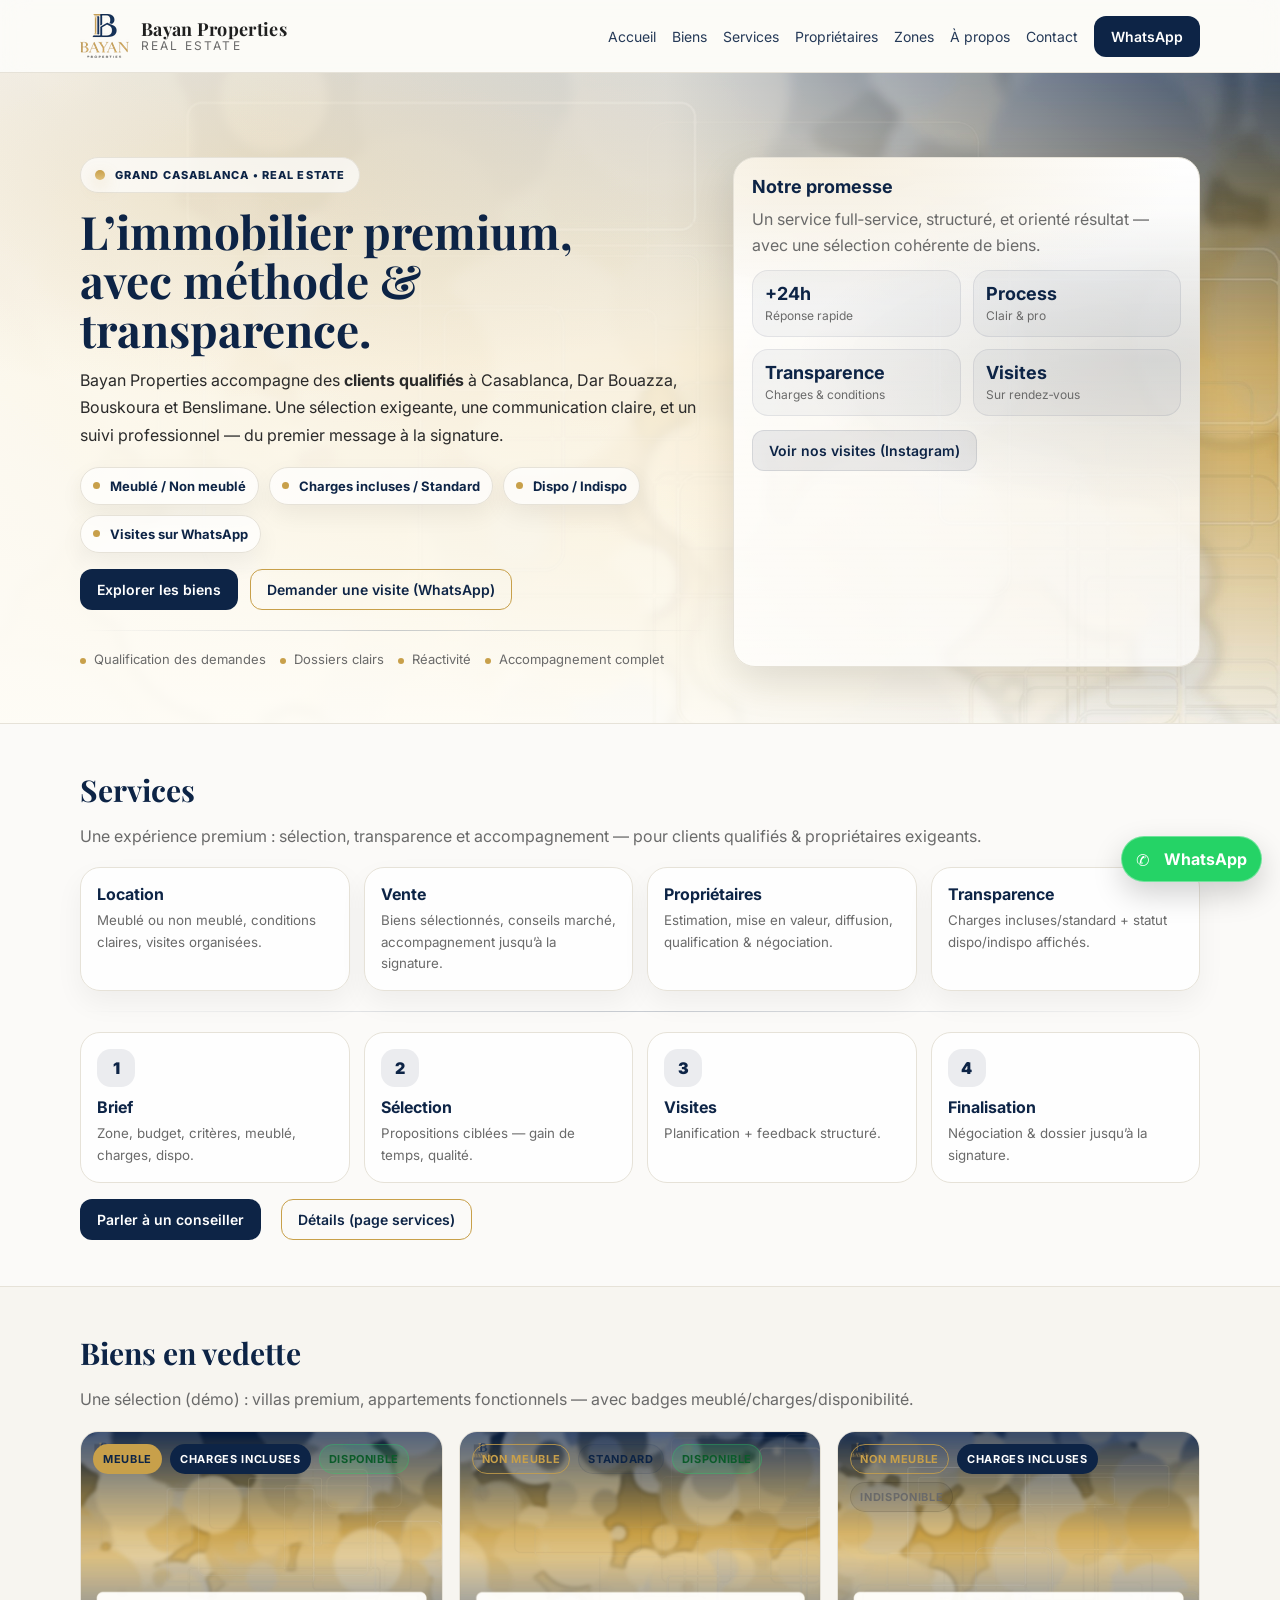
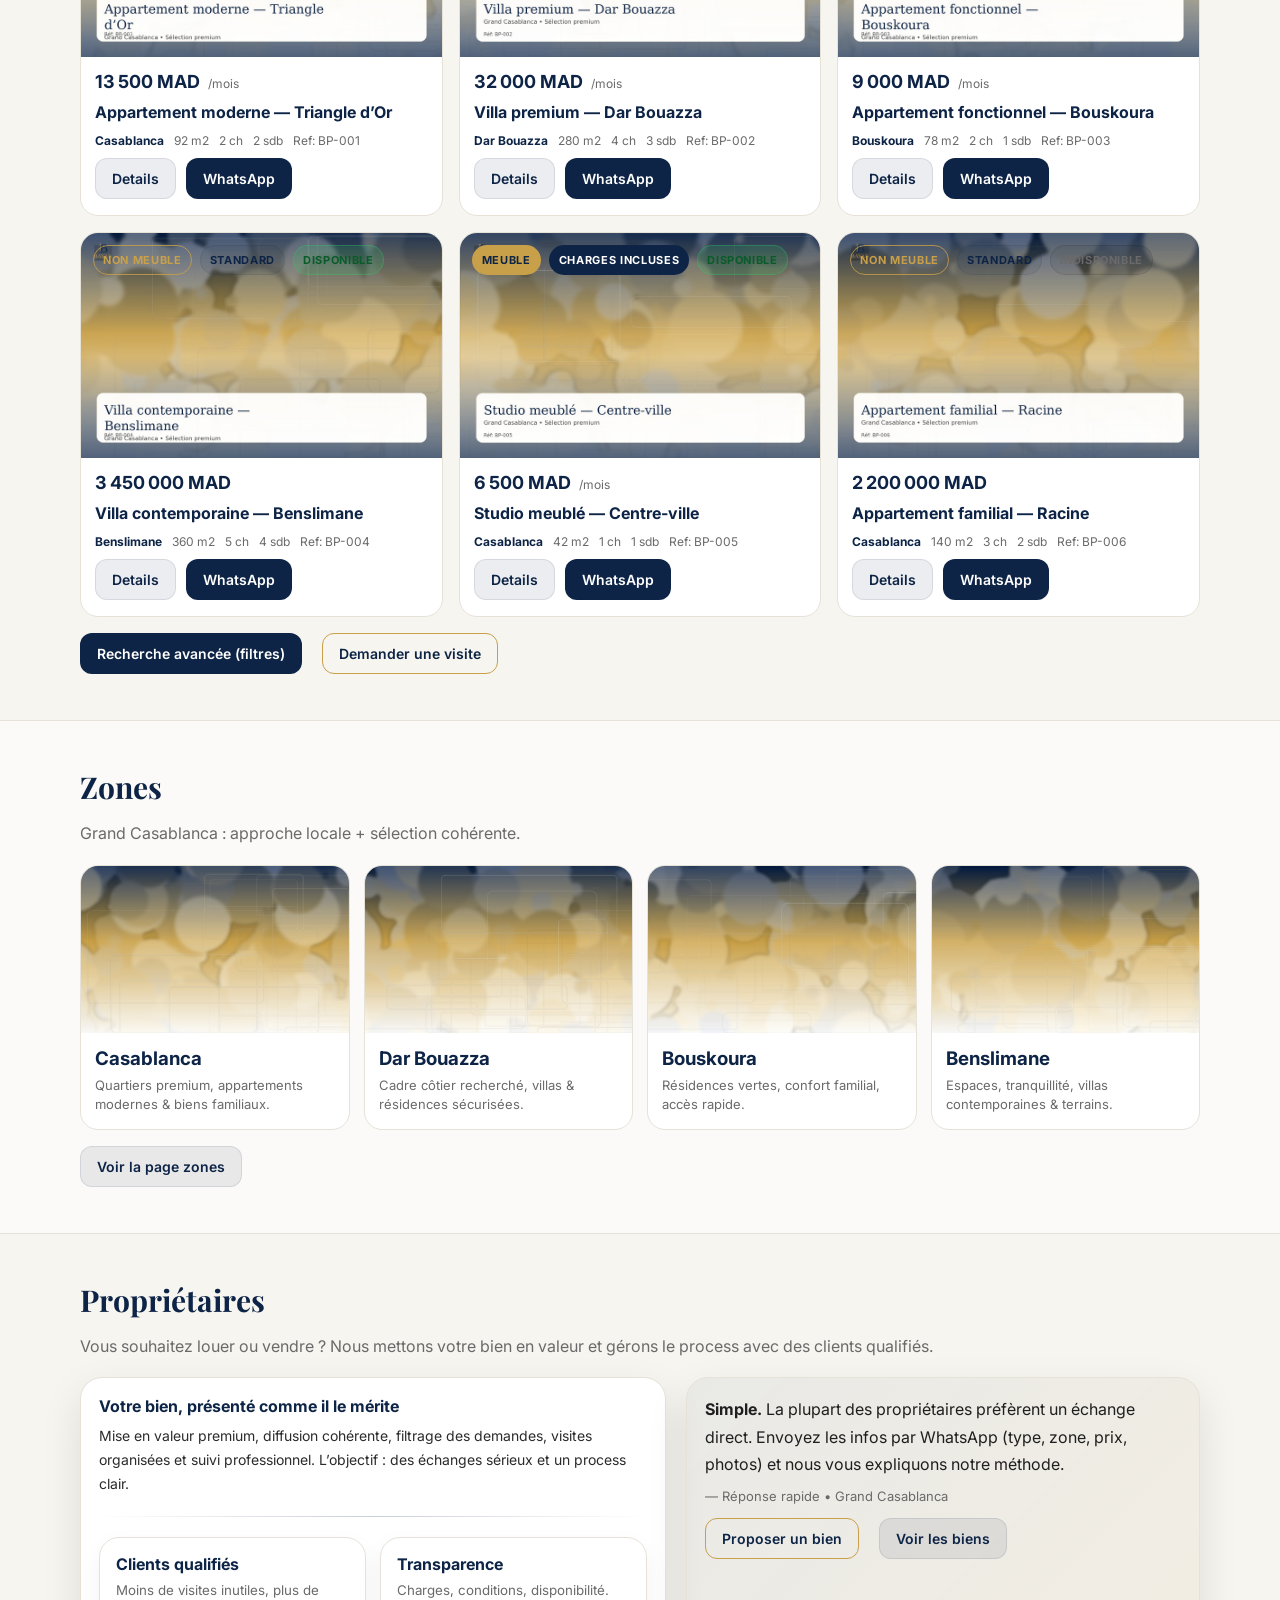
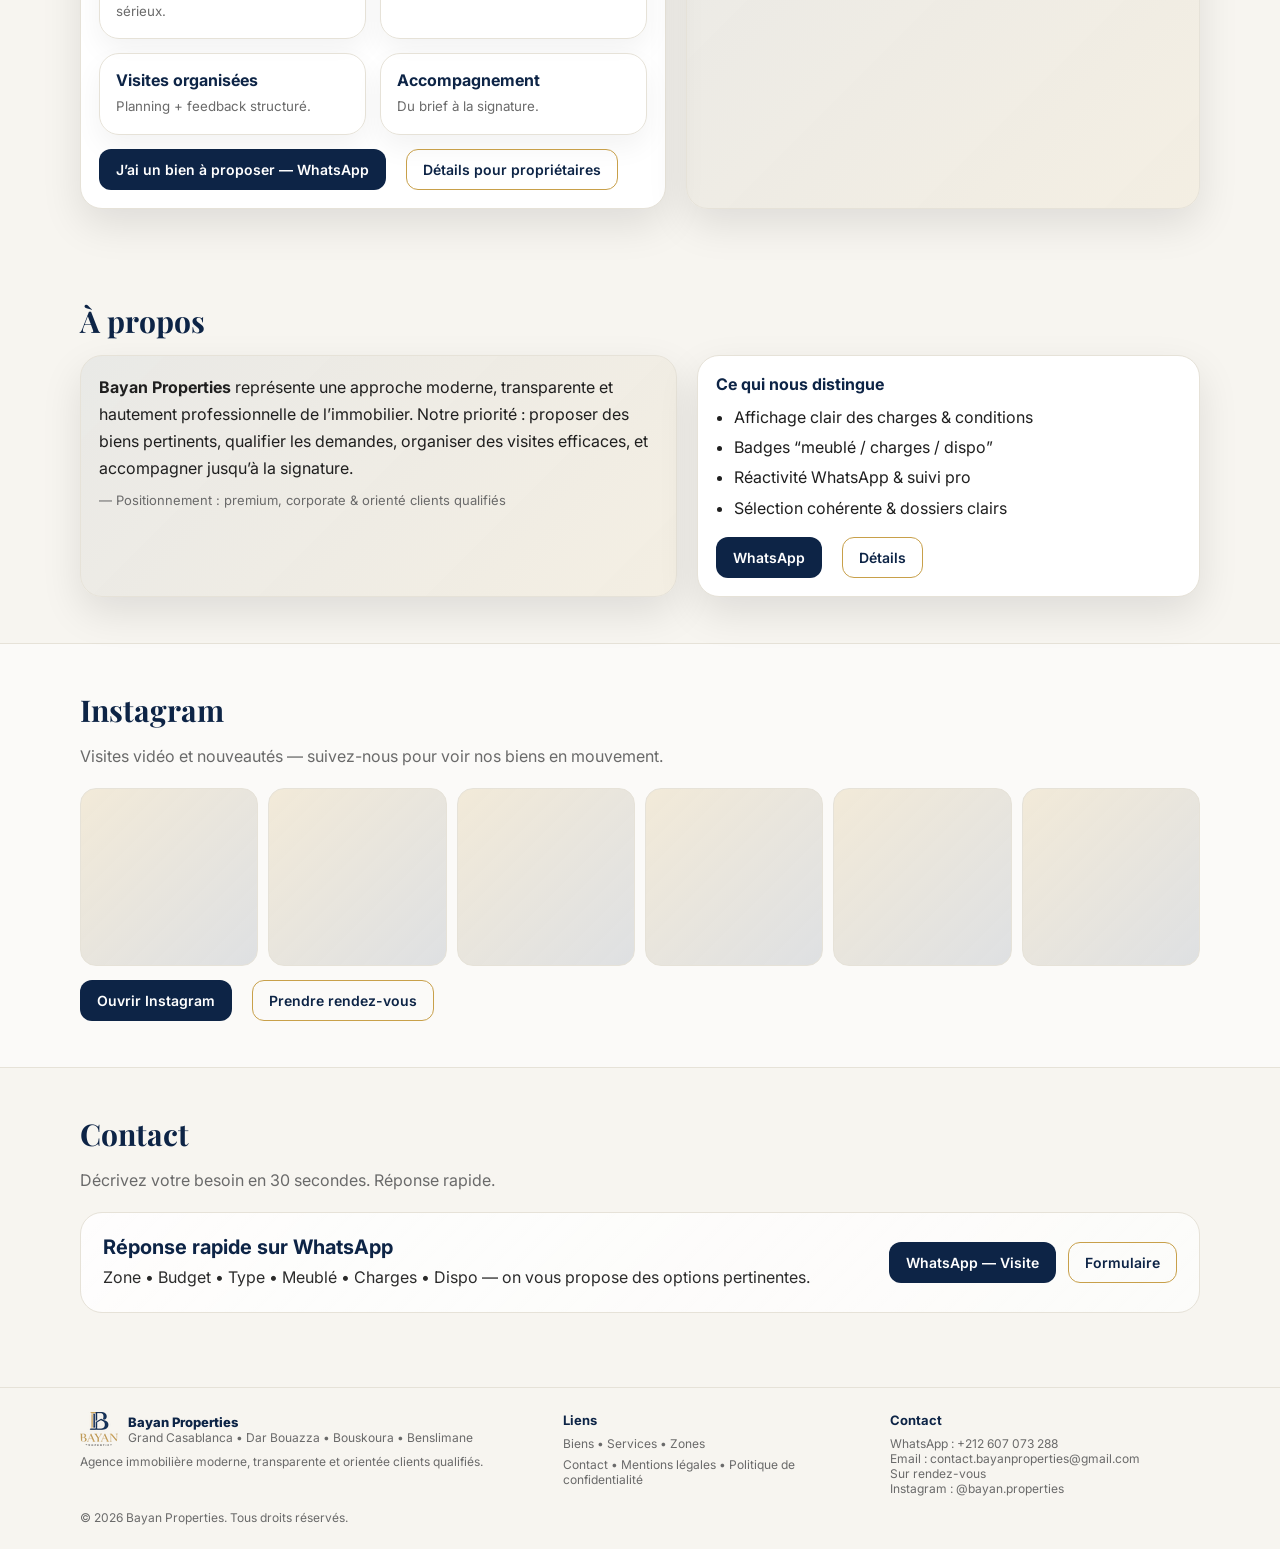
<file: index.html>
<!doctype html>
<html lang="fr">
<head>
  <meta charset="utf-8"/>
  <meta name="viewport" content="width=device-width,initial-scale=1"/>
  <title>Bayan Properties — Agence immobilière | Grand Casablanca</title>
  <link rel="icon" type="image/png" href="assets/img/favicon.png"/>
  <meta name="description" content="Bayan Properties — agence immobilière moderne et transparente à Casablanca, Dar Bouazza, Bouskoura et Benslimane. Location et vente. Clients qualifiés."/>
  <link rel="preconnect" href="https://fonts.googleapis.com">
  <link rel="preconnect" href="https://fonts.gstatic.com" crossorigin>
  <link href="https://fonts.googleapis.com/css2?family=Inter:wght@400;500;600;700&family=Playfair+Display:wght@600;700&display=swap" rel="stylesheet">
  <link rel="stylesheet" href="assets/css/styles.css"/>
  <script>
    // Remplace par ton numéro WhatsApp (format international, sans +)
    window.BAYAN_WHATSAPP = "212607073288";
  </script>
</head>
<body>
  <header class="topbar">
    <div class="container">
      <div class="nav">
        <a class="brand" href="index.html">
          <img src="assets/img/logo-header.png" alt="Bayan Properties" style="height:44px;width:auto;border-radius:10px">
          <div class="brand-name">
            <strong>Bayan Properties</strong>
            <span>Real Estate</span>
          </div>
        </a>
        <nav class="menu">
          <a href="#accueil">Accueil</a>
          <a href="#biens">Biens</a>
          <a href="#services">Services</a>
          <a href="proprietaires.html">Propriétaires</a>
          <a href="#zones">Zones</a>
          <a href="#apropos">À propos</a>
          <a href="#contact">Contact</a>
          <a class="btn btn-primary" data-wa-global="1" href="#">WhatsApp</a>
        </nav>
        <div class="nav-actions">
          <button class="burger" id="burgerBtn" aria-label="Menu" aria-expanded="false">☰</button>
        </div>
      </div>
    </div>
      <div class="mobile-drawer" id="mobileDrawer" role="dialog" aria-label="Menu">
        <a href="#accueil">Accueil <span>›</span></a>
        <a href="#biens">Biens <span>›</span></a>
        <a href="#services">Services <span>›</span></a>
        <a href="proprietaires.html">Propriétaires <span>›</span></a>
        <a href="#zones">Zones <span>›</span></a>
        <a href="#apropos">À propos <span>›</span></a>
        <a href="#contact">Contact <span>›</span></a>
        <div class="cta">
          <a class="btn btn-primary" data-wa-global="1" href="#">WhatsApp — Visite</a>
          <a class="btn btn-secondary" href="#biens">Découvrir les biens</a>
        </div>
      </div>
  </header>
  <main id="accueil">
    <section class="hero">
      <div class="hero-bg" aria-hidden="true"></div>
      <div class="hero-wrap">
        <div class="container">
          <div class="hero-panels">
            <div>
              <div class="kicker"><span class="spark"></span> Grand Casablanca • Real Estate</div>
              <h1 class="h1 fade-in" style="margin-top:14px">L’immobilier premium, <br>avec méthode & transparence.</h1>
              <p class="lead fade-in">
                Bayan Properties accompagne des <b>clients qualifiés</b> à Casablanca, Dar Bouazza, Bouskoura et Benslimane.
                Une sélection exigeante, une communication claire, et un suivi professionnel — du premier message à la signature.
              </p>

              <div class="pills">
                <span class="pill"><i></i>Meublé / Non meublé</span>
                <span class="pill"><i></i>Charges incluses / Standard</span>
                <span class="pill"><i></i>Dispo / Indispo</span>
                <span class="pill"><i></i>Visites sur WhatsApp</span>
              </div>

              <div class="row" style="gap:12px">
                <a class="btn btn-primary" href="#biens">Explorer les biens</a>
                <a class="btn btn-secondary" data-wa-global="1" href="#">Demander une visite (WhatsApp)</a>
              </div>

              <div class="divider"></div>

              <div class="trust">
                <span><i class="dot"></i>Qualification des demandes</span>
                <span><i class="dot"></i>Dossiers clairs</span>
                <span><i class="dot"></i>Réactivité</span>
                <span><i class="dot"></i>Accompagnement complet</span>
              </div>
            </div>

            <aside class="hero-card fade-in">
              <h2 style="margin:0 0 10px;color:var(--navy);font-size:18px">Notre promesse</h2>
              <p class="sub" style="margin:0 0 12px">Un service full‑service, structuré, et orienté résultat — avec une sélection cohérente de biens.</p>
              <div class="kpis">
                <div class="kpi"><strong>+24h</strong><span>Réponse rapide</span></div>
                <div class="kpi"><strong>Process</strong><span>Clair & pro</span></div>
                <div class="kpi"><strong>Transparence</strong><span>Charges & conditions</span></div>
                <div class="kpi"><strong>Visites</strong><span>Sur rendez‑vous</span></div>
              </div>
              <div style="margin-top:14px" class="row">
                <a class="btn btn-ghost" href="https://www.instagram.com/bayan.properties/" target="_blank" rel="noopener">Voir nos visites (Instagram)</a>
              </div>
            </aside>
          </div>
        </div>
      </div>
    </section>

    <section class="section alt" id="services">
      <div class="container">
        <h2>Services</h2>
        <p class="sub">Une expérience premium : sélection, transparence et accompagnement — pour clients qualifiés & propriétaires exigeants.</p>

        <div class="feature-grid">
          <div class="feature">
            <b>Location</b>
            <small>Meublé ou non meublé, conditions claires, visites organisées.</small>
          </div>
          <div class="feature">
            <b>Vente</b>
            <small>Biens sélectionnés, conseils marché, accompagnement jusqu’à la signature.</small>
          </div>
          <div class="feature">
            <b>Propriétaires</b>
            <small>Estimation, mise en valeur, diffusion, qualification & négociation.</small>
          </div>
          <div class="feature">
            <b>Transparence</b>
            <small>Charges incluses/standard + statut dispo/indispo affichés.</small>
          </div>
        </div>

        <div class="divider"></div>

        <div class="steps">
          <div class="step"><div class="n">1</div><b>Brief</b><small>Zone, budget, critères, meublé, charges, dispo.</small></div>
          <div class="step"><div class="n">2</div><b>Sélection</b><small>Propositions ciblées — gain de temps, qualité.</small></div>
          <div class="step"><div class="n">3</div><b>Visites</b><small>Planification + feedback structuré.</small></div>
          <div class="step"><div class="n">4</div><b>Finalisation</b><small>Négociation & dossier jusqu’à la signature.</small></div>
        </div>

        <div style="margin-top:16px" class="row">
          <a class="btn btn-primary" data-wa-global="1" href="#">Parler à un conseiller</a>
          <a class="btn btn-secondary" href="services.html">Détails (page services)</a>
        </div>
      </div>
    </section>

    <section class="section" id="biens">
      <div class="container">
        <h2>Biens en vedette</h2>
        <p class="sub">Une sélection (démo) : villas premium, appartements fonctionnels — avec badges meublé/charges/disponibilité.</p>
        <div id="featuredGrid" class="listings-grid"></div>
        <div style="margin-top:16px" class="row">
          <a class="btn btn-primary" href="listings.html">Recherche avancée (filtres)</a>
          <a class="btn btn-secondary" data-wa-global="1" href="#">Demander une visite</a>
        </div>
      </div>
    </section>

    <section class="section alt" id="zones">
      <div class="container">
        <h2>Zones</h2>
        <p class="sub">Grand Casablanca : approche locale + sélection cohérente.</p>

        <div class="zone-cards">
          <div class="zone">
            <div class="zimg" style="background-image:url('assets/img/zone-casablanca.jpg')"></div>
            <div class="zbody"><h3>Casablanca</h3><p>Quartiers premium, appartements modernes & biens familiaux.</p></div>
          </div>
          <div class="zone">
            <div class="zimg" style="background-image:url('assets/img/zone-dar-bouazza.jpg')"></div>
            <div class="zbody"><h3>Dar Bouazza</h3><p>Cadre côtier recherché, villas & résidences sécurisées.</p></div>
          </div>
          <div class="zone">
            <div class="zimg" style="background-image:url('assets/img/zone-bouskoura.jpg')"></div>
            <div class="zbody"><h3>Bouskoura</h3><p>Résidences vertes, confort familial, accès rapide.</p></div>
          </div>
          <div class="zone">
            <div class="zimg" style="background-image:url('assets/img/zone-benslimane.jpg')"></div>
            <div class="zbody"><h3>Benslimane</h3><p>Espaces, tranquillité, villas contemporaines & terrains.</p></div>
          </div>
        </div>

        <div style="margin-top:16px">
          <a class="btn btn-ghost" href="zones.html">Voir la page zones</a>
        </div>
      </div>
    </section>

    
    <section class="section" id="proprietaires">
      <div class="container">
        <h2>Propriétaires</h2>
        <p class="sub">Vous souhaitez louer ou vendre ? Nous mettons votre bien en valeur et gérons le process avec des clients qualifiés.</p>

        <div class="row" style="align-items:stretch">
          <div class="card" style="flex:1.15;min-width:300px;border-radius:22px;box-shadow:var(--shadow)">
            <h3 style="margin-top:0">Votre bien, présenté comme il le mérite</h3>
            <p style="margin:0;line-height:1.7">
              Mise en valeur premium, diffusion cohérente, filtrage des demandes, visites organisées et suivi professionnel.
              L’objectif : des échanges sérieux et un process clair.
            </p>
            <div class="divider"></div>
            <div class="feature-grid" style="grid-template-columns:repeat(2,1fr)">
              <div class="feature"><b>Clients qualifiés</b><small>Moins de visites inutiles, plus de sérieux.</small></div>
              <div class="feature"><b>Transparence</b><small>Charges, conditions, disponibilité.</small></div>
              <div class="feature"><b>Visites organisées</b><small>Planning + feedback structuré.</small></div>
              <div class="feature"><b>Accompagnement</b><small>Du brief à la signature.</small></div>
            </div>
            <div style="margin-top:14px" class="row">
              <a class="btn btn-primary" data-wa-owner="1" href="#">J’ai un bien à proposer — WhatsApp</a>
              <a class="btn btn-secondary" href="proprietaires.html">Détails pour propriétaires</a>
            </div>
          </div>

          <div class="quote" style="flex:1;min-width:280px">
            <p><b>Simple.</b> La plupart des propriétaires préfèrent un échange direct. Envoyez les infos par WhatsApp (type, zone, prix, photos) et nous vous expliquons notre méthode.</p>
            <div class="who">— Réponse rapide • Grand Casablanca</div>
            <div style="margin-top:14px" class="row">
              <a class="btn btn-secondary" href="proprietaires.html#contact">Proposer un bien</a>
              <a class="btn btn-ghost" href="#biens">Voir les biens</a>
            </div>
          </div>
        </div>
      </div>
    </section>


    <section class="section" id="apropos">
      <div class="container">
        <h2>À propos</h2>
        <div class="row" style="align-items:stretch">
          <div class="quote" style="flex:1.2;min-width:300px">
            <p><b>Bayan Properties</b> représente une approche moderne, transparente et hautement professionnelle de l’immobilier.
            Notre priorité : proposer des biens pertinents, qualifier les demandes, organiser des visites efficaces, et accompagner jusqu’à la signature.</p>
            <div class="who">— Positionnement : premium, corporate & orienté clients qualifiés</div>
          </div>
          <div class="card" style="flex:1;min-width:280px;border-radius:22px;box-shadow:var(--shadow)">
            <h3 style="margin-top:0">Ce qui nous distingue</h3>
            <ul style="line-height:1.9;margin:0;padding-left:18px">
              <li>Affichage clair des charges & conditions</li>
              <li>Badges “meublé / charges / dispo”</li>
              <li>Réactivité WhatsApp & suivi pro</li>
              <li>Sélection cohérente & dossiers clairs</li>
            </ul>
            <div style="margin-top:14px" class="row">
              <a class="btn btn-primary" data-wa-global="1" href="#">WhatsApp</a>
              <a class="btn btn-secondary" href="about.html">Détails</a>
            </div>
          </div>
        </div>
      </div>
    </section>

    <section class="section alt">
      <div class="container">
        <h2>Instagram</h2>
        <p class="sub">Visites vidéo et nouveautés — suivez-nous pour voir nos biens en mouvement.</p>
        <div class="instagram">
          <div class="ig"></div><div class="ig"></div><div class="ig"></div><div class="ig"></div><div class="ig"></div><div class="ig"></div>
        </div>
        <div style="margin-top:14px" class="row">
          <a class="btn btn-primary" href="https://www.instagram.com/bayan.properties/" target="_blank" rel="noopener">Ouvrir Instagram</a>
          <a class="btn btn-secondary" data-wa-global="1" href="#">Prendre rendez-vous</a>
        </div>
      </div>
    </section>

    <section class="section" id="contact">
      <div class="container">
        <h2>Contact</h2>
        <p class="sub">Décrivez votre besoin en 30 secondes. Réponse rapide.</p>
        <div class="cta">
          <div>
            <h3>Réponse rapide sur WhatsApp</h3>
            <p>Zone • Budget • Type • Meublé • Charges • Dispo — on vous propose des options pertinentes.</p>
          </div>
          <div class="row" style="gap:12px">
            <a class="btn btn-primary" data-wa-global="1" href="#">WhatsApp — Visite</a>
            <a class="btn btn-secondary" href="contact.html">Formulaire</a>
          </div>
        </div>
      </div>
    </section>

    <div class="bottom-cta">
      <div class="container">
        <a class="btn btn-secondary" href="#biens">Biens</a>
        <a class="btn btn-primary" data-wa-global="1" href="#">WhatsApp</a>
      </div>
    </div>
  </main>

<a class="wa-float" data-wa-global="1" href="#" aria-label="WhatsApp Bayan Properties">
    <span class="wa-icon">✆</span>
    WhatsApp
  </a>

  <footer class="footer">
    <div class="container">
      <div class="cols">
        <div>
          <div style="display:flex;align-items:center;gap:10px;margin-bottom:8px">
            <img src="assets/img/logo-footer.png" alt="Bayan Properties" style="height:34px;width:auto;border-radius:10px">
            <div>
              <div style="font-weight:800;color:var(--navy)">Bayan Properties</div>
              <div class="small">Grand Casablanca • Dar Bouazza • Bouskoura • Benslimane</div>
            </div>
          </div>
          <div class="small">Agence immobilière moderne, transparente et orientée clients qualifiés.</div>
        </div>
        <div>
          <div style="font-weight:700;color:var(--navy);margin-bottom:8px">Liens</div>
          <div class="small"><a href="listings.html">Biens</a> • <a href="services.html">Services</a> • <a href="zones.html">Zones</a></div>
          <div class="small" style="margin-top:6px"><a href="contact.html">Contact</a> • Mentions légales • Politique de confidentialité</div>
        </div>
        <div>
          <div style="font-weight:700;color:var(--navy);margin-bottom:8px">Contact</div>
          <div class="small">WhatsApp : +212 607 073 288</div>
          <div class="small">Email : contact.bayanproperties@gmail.com</div>
          <div class="small">Sur rendez-vous</div>
          <div class="small">Instagram : <a href="https://www.instagram.com/bayan.properties/" target="_blank" rel="noopener">@bayan.properties</a></div>
        </div>
      </div>
      <div class="small" style="margin-top:14px">© <span id="y"></span> Bayan Properties. Tous droits réservés.</div>
    </div>
  </footer>
  <script>document.getElementById('y').textContent = new Date().getFullYear();</script>
  <script src="assets/js/app.js"></script>
</body>
</html>
</file>
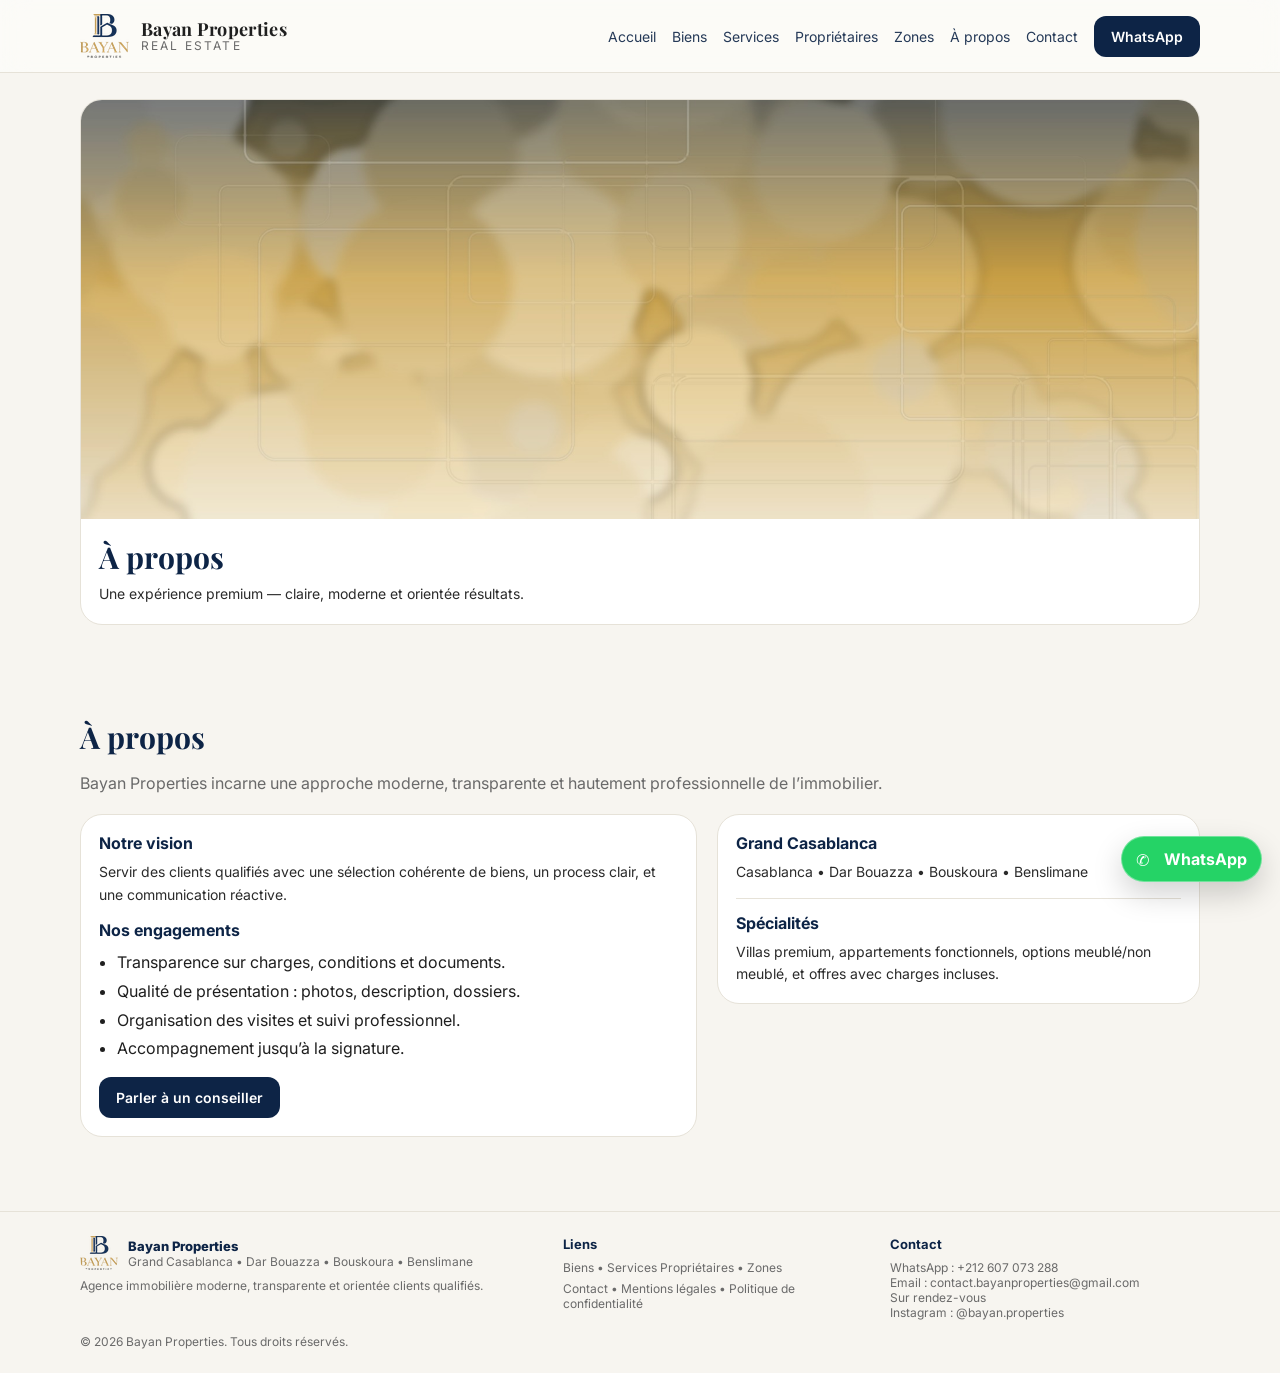
<file: about.html>
<!doctype html>
<html lang="fr">
<head>
  <meta charset="utf-8"/>
  <meta name="viewport" content="width=device-width,initial-scale=1"/>
  <title>Bayan Properties — Agence immobilière | Grand Casablanca</title>
  <link rel="icon" type="image/png" href="assets/img/favicon.png"/>
  <meta name="description" content="Bayan Properties — agence immobilière moderne et transparente à Casablanca, Dar Bouazza, Bouskoura et Benslimane. Location et vente. Clients qualifiés."/>
  <link rel="preconnect" href="https://fonts.googleapis.com">
  <link rel="preconnect" href="https://fonts.gstatic.com" crossorigin>
  <link href="https://fonts.googleapis.com/css2?family=Inter:wght@400;500;600;700&family=Playfair+Display:wght@600;700&display=swap" rel="stylesheet">
  <link rel="stylesheet" href="assets/css/styles.css"/>
  <script>
    // Remplace par ton numéro WhatsApp (format international, sans +)
    window.BAYAN_WHATSAPP = "212607073288";
  </script>
</head>
<body>
  <header class="topbar">
    <div class="container">
      <div class="nav">
        <a class="brand" href="index.html">
          <img src="assets/img/logo-header.png" alt="Bayan Properties" style="height:44px;width:auto;border-radius:10px">
          <div class="brand-name">
            <strong>Bayan Properties</strong>
            <span>Real Estate</span>
          </div>
        </a>
        <nav class="menu">
          <a href="index.html">Accueil</a>
          <a href="listings.html">Biens</a>
          <a href="services.html">Services</a>
          <a href="proprietaires.html">Propriétaires</a>
          <a href="zones.html">Zones</a>
          <a href="about.html">À propos</a>
          <a href="contact.html">Contact</a>
          <a class="btn btn-primary" data-wa-global="1" href="#">WhatsApp</a>
        </nav>
        <div class="nav-actions">
          <button class="burger" id="burgerBtn" aria-label="Menu" aria-expanded="false">☰</button>
        </div>
      </div>
    </div>
      <div class="mobile-drawer" id="mobileDrawer" role="dialog" aria-label="Menu">
        <a href="index.html">Accueil <span>›</span></a>
        <a href="listings.html">Biens <span>›</span></a>
        <a href="services.html">Services <span>›</span></a>
        <a href="proprietaires.html">Propriétaires <span>›</span></a>
        <a href="zones.html">Zones <span>›</span></a>
        <a href="about.html">À propos <span>›</span></a>
        <a href="contact.html">Contact <span>›</span></a>
        <div class="cta">
          <a class="btn btn-primary" data-wa-global="1" href="#">WhatsApp — Visite</a>
          <a class="btn btn-secondary" href="listings.html">Découvrir les biens</a>
        </div>
      </div>
  </header>

  <main>

    <section class="section" data-banner="1" style="padding-top:26px">
      <div class="container">
        <div class="card" style="padding:0;overflow:hidden;border-radius:22px">
          <div style="aspect-ratio:16/6;background-image:url('assets/img/hero.jpg');background-size:cover;background-position:center"></div>
          <div style="padding:18px">
            <h2 style="margin:0">À propos</h2>
            <p class="sub" style="margin:6px 0 0">Une expérience premium — claire, moderne et orientée résultats.</p>
          </div>
        </div>
      </div>
    </section>

    <section class="section">
      <div class="container">
        <h2>À propos</h2>
        <p class="sub">Bayan Properties incarne une approche moderne, transparente et hautement professionnelle de l’immobilier.</p>

        <div class="row" style="align-items:flex-start">
          <div class="card" style="flex:1.3;min-width:320px;border-radius:22px">
            <h3>Notre vision</h3>
            <p>Servir des clients qualifiés avec une sélection cohérente de biens, un process clair, et une communication réactive.</p>
            <h3 style="margin-top:14px">Nos engagements</h3>
            <ul style="line-height:1.8;margin:0;padding-left:18px">
              <li>Transparence sur charges, conditions et documents.</li>
              <li>Qualité de présentation : photos, description, dossiers.</li>
              <li>Organisation des visites et suivi professionnel.</li>
              <li>Accompagnement jusqu’à la signature.</li>
            </ul>
            <div style="margin-top:14px">
              <a class="btn btn-primary" data-wa-global="1" href="#">Parler à un conseiller</a>
            </div>
          </div>

          <div class="card" style="flex:1;min-width:280px;border-radius:22px">
            <h3>Grand Casablanca</h3>
            <p>Casablanca • Dar Bouazza • Bouskoura • Benslimane</p>
            <hr style="border:none;border-top:1px solid var(--line);margin:14px 0">
            <h3>Spécialités</h3>
            <p>Villas premium, appartements fonctionnels, options meublé/non meublé, et offres avec charges incluses.</p>
          </div>
        </div>

      </div>
    </section>
  </main>

  <a class="wa-float" data-wa-global="1" href="#" aria-label="WhatsApp Bayan Properties">
    <span class="wa-icon">✆</span>
    WhatsApp
  </a>

  <footer class="footer">
    <div class="container">
      <div class="cols">
        <div>
          <div style="display:flex;align-items:center;gap:10px;margin-bottom:8px">
            <img src="assets/img/logo-footer.png" alt="Bayan Properties" style="height:34px;width:auto;border-radius:10px">
            <div>
              <div style="font-weight:800;color:var(--navy)">Bayan Properties</div>
              <div class="small">Grand Casablanca • Dar Bouazza • Bouskoura • Benslimane</div>
            </div>
          </div>
          <div class="small">Agence immobilière moderne, transparente et orientée clients qualifiés.</div>
        </div>
        <div>
          <div style="font-weight:700;color:var(--navy);margin-bottom:8px">Liens</div>
          <div class="small"><a href="listings.html">Biens</a> • <a href="services.html">Services</a>
          <a href="proprietaires.html">Propriétaires</a> • <a href="zones.html">Zones</a></div>
          <div class="small" style="margin-top:6px"><a href="contact.html">Contact</a> • Mentions légales • Politique de confidentialité</div>
        </div>
        <div>
          <div style="font-weight:700;color:var(--navy);margin-bottom:8px">Contact</div>
          <div class="small">WhatsApp : +212 607 073 288</div>
          <div class="small">Email : contact.bayanproperties@gmail.com</div>
          <div class="small">Sur rendez-vous</div>
          <div class="small">Instagram : <a href="https://www.instagram.com/bayan.properties/" target="_blank" rel="noopener">@bayan.properties</a></div>
        </div>
      </div>
      <div class="small" style="margin-top:14px">© <span id="y"></span> Bayan Properties. Tous droits réservés.</div>
    </div>
  </footer>
  <script>document.getElementById('y').textContent = new Date().getFullYear();</script>
  <script src="assets/js/app.js"></script>
</body>
</html>
</file>
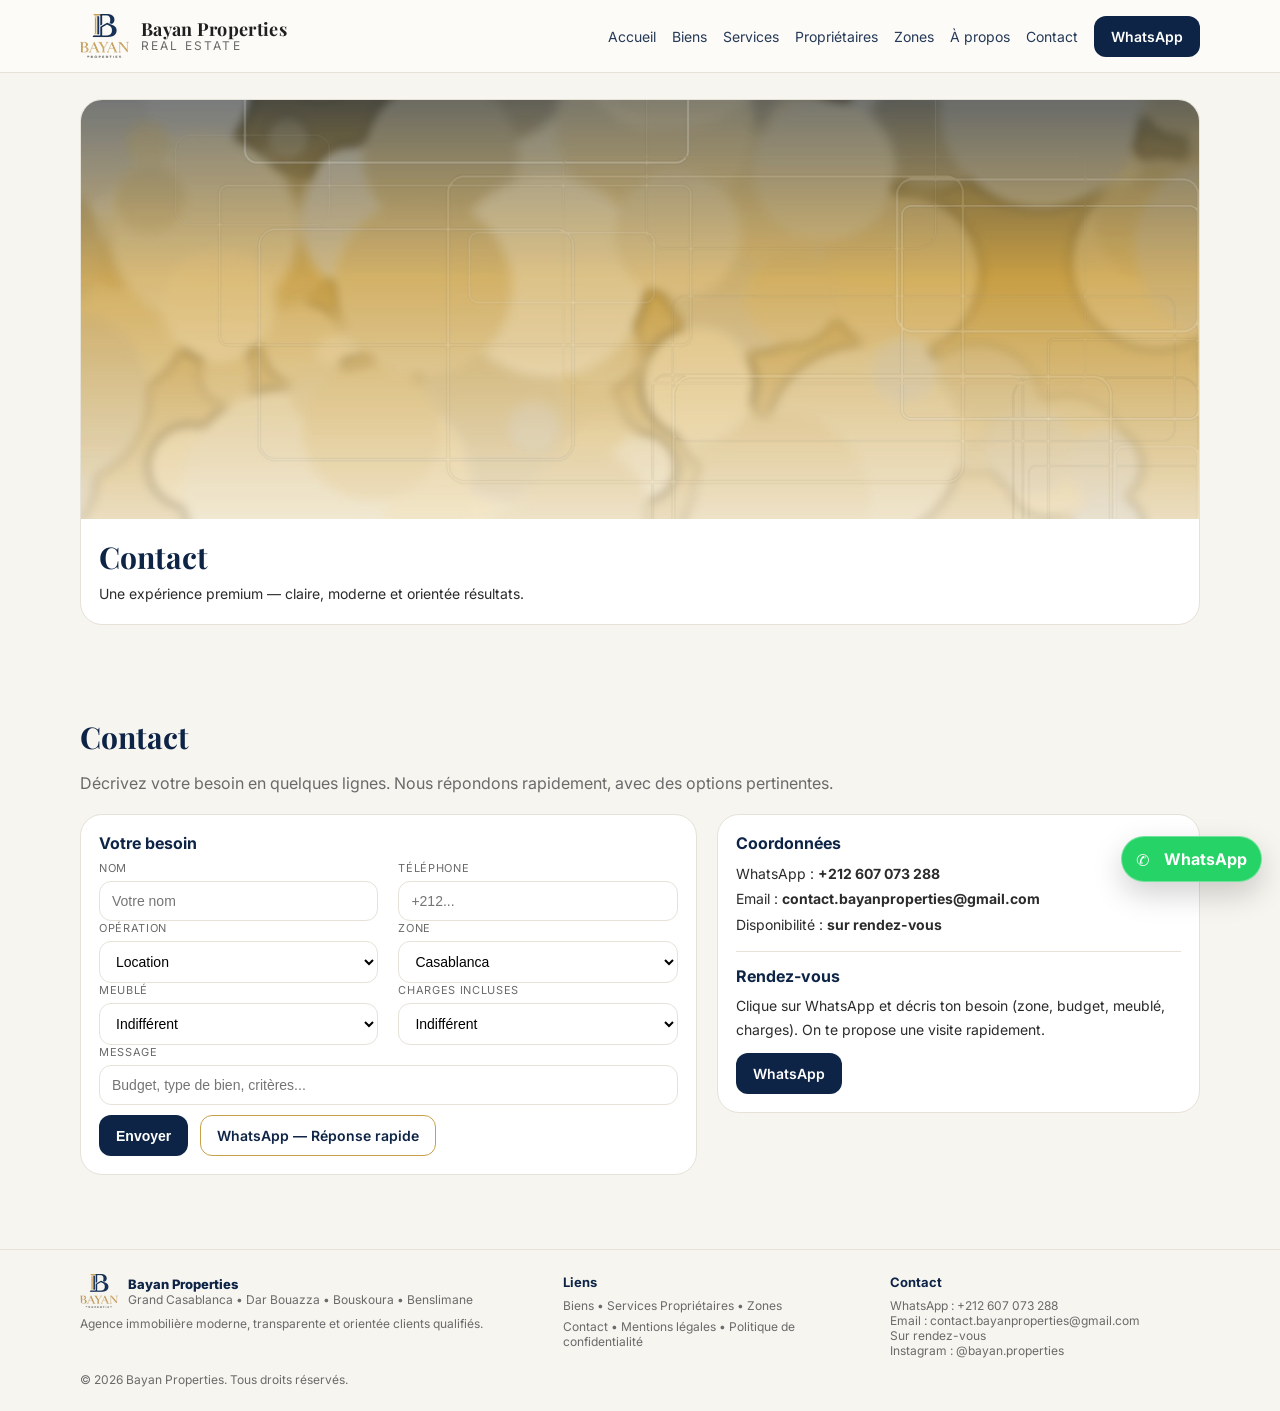
<file: contact.html>
<!doctype html>
<html lang="fr">
<head>
  <meta charset="utf-8"/>
  <meta name="viewport" content="width=device-width,initial-scale=1"/>
  <title>Bayan Properties — Agence immobilière | Grand Casablanca</title>
  <link rel="icon" type="image/png" href="assets/img/favicon.png"/>
  <meta name="description" content="Bayan Properties — agence immobilière moderne et transparente à Casablanca, Dar Bouazza, Bouskoura et Benslimane. Location et vente. Clients qualifiés."/>
  <link rel="preconnect" href="https://fonts.googleapis.com">
  <link rel="preconnect" href="https://fonts.gstatic.com" crossorigin>
  <link href="https://fonts.googleapis.com/css2?family=Inter:wght@400;500;600;700&family=Playfair+Display:wght@600;700&display=swap" rel="stylesheet">
  <link rel="stylesheet" href="assets/css/styles.css"/>
  <script>
    // Remplace par ton numéro WhatsApp (format international, sans +)
    window.BAYAN_WHATSAPP = "212607073288";
  </script>
</head>
<body>
  <header class="topbar">
    <div class="container">
      <div class="nav">
        <a class="brand" href="index.html">
          <img src="assets/img/logo-header.png" alt="Bayan Properties" style="height:44px;width:auto;border-radius:10px">
          <div class="brand-name">
            <strong>Bayan Properties</strong>
            <span>Real Estate</span>
          </div>
        </a>
        <nav class="menu">
          <a href="index.html">Accueil</a>
          <a href="listings.html">Biens</a>
          <a href="services.html">Services</a>
          <a href="proprietaires.html">Propriétaires</a>
          <a href="zones.html">Zones</a>
          <a href="about.html">À propos</a>
          <a href="contact.html">Contact</a>
          <a class="btn btn-primary" data-wa-global="1" href="#">WhatsApp</a>
        </nav>
        <div class="nav-actions">
          <button class="burger" id="burgerBtn" aria-label="Menu" aria-expanded="false">☰</button>
        </div>
      </div>
    </div>
      <div class="mobile-drawer" id="mobileDrawer" role="dialog" aria-label="Menu">
        <a href="index.html">Accueil <span>›</span></a>
        <a href="listings.html">Biens <span>›</span></a>
        <a href="services.html">Services <span>›</span></a>
        <a href="proprietaires.html">Propriétaires <span>›</span></a>
        <a href="zones.html">Zones <span>›</span></a>
        <a href="about.html">À propos <span>›</span></a>
        <a href="contact.html">Contact <span>›</span></a>
        <div class="cta">
          <a class="btn btn-primary" data-wa-global="1" href="#">WhatsApp — Visite</a>
          <a class="btn btn-secondary" href="listings.html">Découvrir les biens</a>
        </div>
      </div>
  </header>

  <main>

    <section class="section" data-banner="1" style="padding-top:26px">
      <div class="container">
        <div class="card" style="padding:0;overflow:hidden;border-radius:22px">
          <div style="aspect-ratio:16/6;background-image:url('assets/img/hero.jpg');background-size:cover;background-position:center"></div>
          <div style="padding:18px">
            <h2 style="margin:0">Contact</h2>
            <p class="sub" style="margin:6px 0 0">Une expérience premium — claire, moderne et orientée résultats.</p>
          </div>
        </div>
      </div>
    </section>

    <section class="section">
      <div class="container">
        <h2>Contact</h2>
        <p class="sub">Décrivez votre besoin en quelques lignes. Nous répondons rapidement, avec des options pertinentes.</p>

        <div class="row" style="align-items:flex-start">
          <div class="card" style="flex:1.3;min-width:320px;border-radius:22px">
            <h3>Votre besoin</h3>
            <form onsubmit="event.preventDefault(); alert('Formulaire démo — connecte-le à Wix / email / CRM.');">
              <div class="row">
                <div style="flex:1;min-width:220px" class="field">
                  <label>Nom</label>
                  <input placeholder="Votre nom" required>
                </div>
                <div style="flex:1;min-width:220px" class="field">
                  <label>Téléphone</label>
                  <input placeholder="+212..." required>
                </div>
              </div>

              <div class="row">
                <div style="flex:1;min-width:220px" class="field">
                  <label>Opération</label>
                  <select>
                    <option>Location</option>
                    <option>Vente</option>
                  </select>
                </div>
                <div style="flex:1;min-width:220px" class="field">
                  <label>Zone</label>
                  <select>
                    <option>Casablanca</option>
                    <option>Dar Bouazza</option>
                    <option>Bouskoura</option>
                    <option>Benslimane</option>
                  </select>
                </div>
              </div>

              <div class="row">
                <div style="flex:1;min-width:220px" class="field">
                  <label>Meublé</label>
                  <select>
                    <option>Indifférent</option>
                    <option>Oui</option>
                    <option>Non</option>
                  </select>
                </div>
                <div style="flex:1;min-width:220px" class="field">
                  <label>Charges incluses</label>
                  <select>
                    <option>Indifférent</option>
                    <option>Oui</option>
                    <option>Non</option>
                  </select>
                </div>
              </div>

              <div class="field">
                <label>Message</label>
                <input placeholder="Budget, type de bien, critères..." required>
              </div>

              <div class="row" style="margin-top:10px;gap:12px">
                <button class="btn btn-primary" type="submit">Envoyer</button>
                <a class="btn btn-secondary" data-wa-global="1" href="#">WhatsApp — Réponse rapide</a>
              </div>
            </form>
          </div>

          <div class="card" style="flex:1;min-width:280px;border-radius:22px">
            <h3>Coordonnées</h3>
            <p style="margin:0;line-height:1.8">
              WhatsApp : <b>+212 607 073 288</b><br>
              Email : <b>contact.bayanproperties@gmail.com</b><br>
              Disponibilité : <b>sur rendez-vous</b>
            </p>
            <hr style="border:none;border-top:1px solid var(--line);margin:14px 0">
            <h3>Rendez-vous</h3>
            <p style="margin:0;line-height:1.7">Clique sur WhatsApp et décris ton besoin (zone, budget, meublé, charges). On te propose une visite rapidement.</p>
            <div style="margin-top:12px">
              <a class="btn btn-primary" data-wa-global="1" href="#">WhatsApp</a>
            </div>
          </div>
        </div>

      </div>
    </section>
  </main>

  <a class="wa-float" data-wa-global="1" href="#" aria-label="WhatsApp Bayan Properties">
    <span class="wa-icon">✆</span>
    WhatsApp
  </a>

  <footer class="footer">
    <div class="container">
      <div class="cols">
        <div>
          <div style="display:flex;align-items:center;gap:10px;margin-bottom:8px">
            <img src="assets/img/logo-footer.png" alt="Bayan Properties" style="height:34px;width:auto;border-radius:10px">
            <div>
              <div style="font-weight:800;color:var(--navy)">Bayan Properties</div>
              <div class="small">Grand Casablanca • Dar Bouazza • Bouskoura • Benslimane</div>
            </div>
          </div>
          <div class="small">Agence immobilière moderne, transparente et orientée clients qualifiés.</div>
        </div>
        <div>
          <div style="font-weight:700;color:var(--navy);margin-bottom:8px">Liens</div>
          <div class="small"><a href="listings.html">Biens</a> • <a href="services.html">Services</a>
          <a href="proprietaires.html">Propriétaires</a> • <a href="zones.html">Zones</a></div>
          <div class="small" style="margin-top:6px"><a href="contact.html">Contact</a> • Mentions légales • Politique de confidentialité</div>
        </div>
        <div>
          <div style="font-weight:700;color:var(--navy);margin-bottom:8px">Contact</div>
          <div class="small">WhatsApp : +212 607 073 288</div>
          <div class="small">Email : contact.bayanproperties@gmail.com</div>
          <div class="small">Sur rendez-vous</div>
          <div class="small">Instagram : <a href="https://www.instagram.com/bayan.properties/" target="_blank" rel="noopener">@bayan.properties</a></div>
        </div>
      </div>
      <div class="small" style="margin-top:14px">© <span id="y"></span> Bayan Properties. Tous droits réservés.</div>
    </div>
  </footer>
  <script>document.getElementById('y').textContent = new Date().getFullYear();</script>
  <script src="assets/js/app.js"></script>
</body>
</html>
</file>
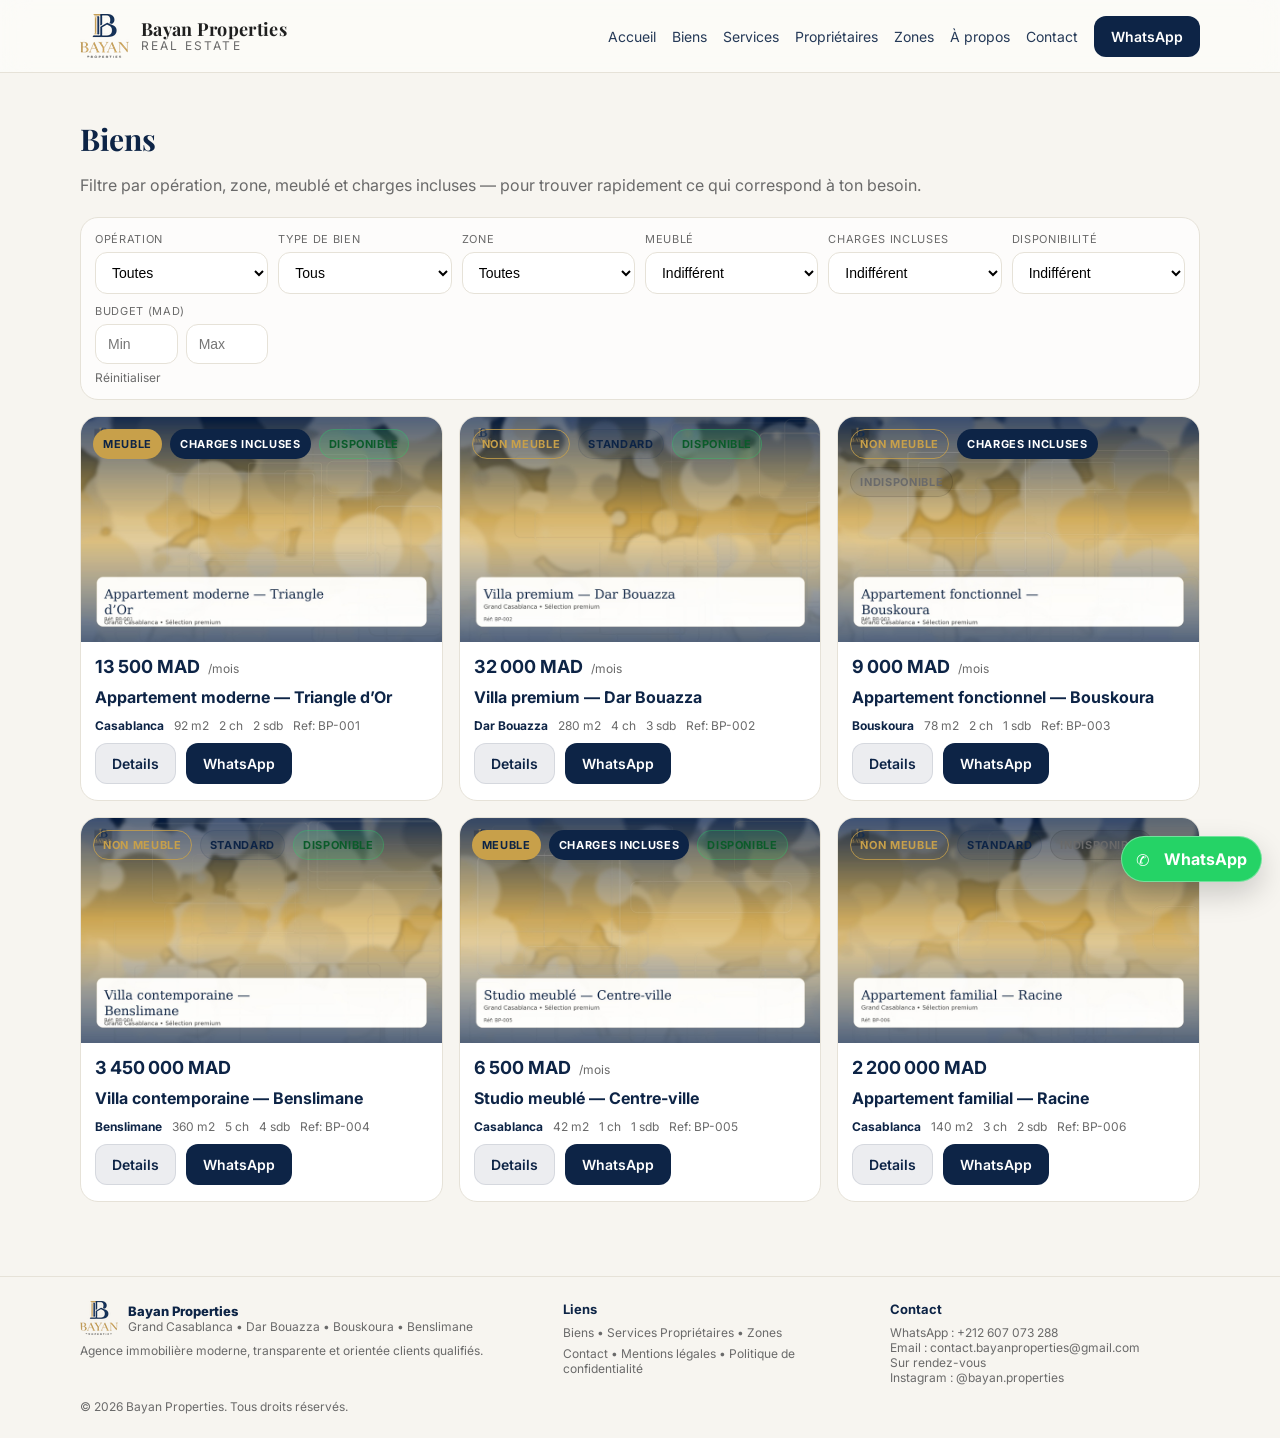
<file: listings.html>
<!doctype html>
<html lang="fr">
<head>
  <meta charset="utf-8"/>
  <meta name="viewport" content="width=device-width,initial-scale=1"/>
  <title>Bayan Properties — Agence immobilière | Grand Casablanca</title>
  <link rel="icon" type="image/png" href="assets/img/favicon.png"/>
  <meta name="description" content="Bayan Properties — agence immobilière moderne et transparente à Casablanca, Dar Bouazza, Bouskoura et Benslimane. Location et vente. Clients qualifiés."/>
  <link rel="preconnect" href="https://fonts.googleapis.com">
  <link rel="preconnect" href="https://fonts.gstatic.com" crossorigin>
  <link href="https://fonts.googleapis.com/css2?family=Inter:wght@400;500;600;700&family=Playfair+Display:wght@600;700&display=swap" rel="stylesheet">
  <link rel="stylesheet" href="assets/css/styles.css"/>
  <script>
    // Remplace par ton numéro WhatsApp (format international, sans +)
    window.BAYAN_WHATSAPP = "212607073288";
  </script>
</head>
<body>
  <header class="topbar">
    <div class="container">
      <div class="nav">
        <a class="brand" href="index.html">
          <img src="assets/img/logo-header.png" alt="Bayan Properties" style="height:44px;width:auto;border-radius:10px">
          <div class="brand-name">
            <strong>Bayan Properties</strong>
            <span>Real Estate</span>
          </div>
        </a>
        <nav class="menu">
          <a href="index.html">Accueil</a>
          <a href="listings.html">Biens</a>
          <a href="services.html">Services</a>
          <a href="proprietaires.html">Propriétaires</a>
          <a href="zones.html">Zones</a>
          <a href="about.html">À propos</a>
          <a href="contact.html">Contact</a>
          <a class="btn btn-primary" data-wa-global="1" href="#">WhatsApp</a>
        </nav>
        <div class="nav-actions">
          <button class="burger" id="burgerBtn" aria-label="Menu" aria-expanded="false">☰</button>
        </div>
      </div>
    </div>
      <div class="mobile-drawer" id="mobileDrawer" role="dialog" aria-label="Menu">
        <a href="index.html">Accueil <span>›</span></a>
        <a href="listings.html">Biens <span>›</span></a>
        <a href="services.html">Services <span>›</span></a>
        <a href="proprietaires.html">Propriétaires <span>›</span></a>
        <a href="zones.html">Zones <span>›</span></a>
        <a href="about.html">À propos <span>›</span></a>
        <a href="contact.html">Contact <span>›</span></a>
        <div class="cta">
          <a class="btn btn-primary" data-wa-global="1" href="#">WhatsApp — Visite</a>
          <a class="btn btn-secondary" href="listings.html">Découvrir les biens</a>
        </div>
      </div>
  </header>

  <main>
    <section class="section">
      <div class="container">
        <h2>Biens</h2>
        <p class="sub">Filtre par opération, zone, meublé et charges incluses — pour trouver rapidement ce qui correspond à ton besoin.</p>

        <form id="filtersForm" class="filters" autocomplete="off">
          <div class="field">
            <label for="f_operation">Opération</label>
            <select id="f_operation">
              <option value="">Toutes</option>
              <option value="location">Location</option>
              <option value="vente">Vente</option>
            </select>
          </div>
          <div class="field">
            <label for="f_type">Type de bien</label>
            <select id="f_type">
              <option value="">Tous</option>
              <option value="appartement">Appartement</option>
              <option value="villa">Villa</option>
              <option value="terrain">Terrain</option>
              <option value="bureau">Bureau</option>
            </select>
          </div>
          <div class="field">
            <label for="f_zone">Zone</label>
            <select id="f_zone">
              <option value="">Toutes</option>
              <option value="casablanca">Casablanca</option>
              <option value="dar-bouazza">Dar Bouazza</option>
              <option value="bouskoura">Bouskoura</option>
              <option value="benslimane">Benslimane</option>
            </select>
          </div>
          <div class="field">
            <label for="f_meuble">Meublé</label>
            <select id="f_meuble">
              <option value="">Indifférent</option>
              <option value="oui">Oui</option>
              <option value="non">Non</option>
            </select>
          </div>
          <div class="field">
            <label for="f_charges">Charges incluses</label>
            <select id="f_charges">
              <option value="">Indifférent</option>
              <option value="oui">Oui</option>
              <option value="non">Non</option>
            </select>
          </div>

          <div class="field">
            <label for="f_dispo">Disponibilité</label>
            <select id="f_dispo">
              <option value="">Indifférent</option>
              <option value="oui">Disponible</option>
              <option value="non">Indisponible</option>
            </select>
          </div>
    
          <div class="field">
            <label>Budget (MAD)</label>
            <div class="inline">
              <input id="f_min" type="number" min="0" placeholder="Min">
              <input id="f_max" type="number" min="0" placeholder="Max">
            </div>
            <div class="small" style="margin-top:6px">
              <a href="#" id="f_reset">Réinitialiser</a>
            </div>
          </div>
        </form>

        <div style="height:16px"></div>
        <div id="listingsGrid" class="listings-grid"></div>
      </div>
    </section>
  </main>

  <a class="wa-float" data-wa-global="1" href="#" aria-label="WhatsApp Bayan Properties">
    <span class="wa-icon">✆</span>
    WhatsApp
  </a>

  <footer class="footer">
    <div class="container">
      <div class="cols">
        <div>
          <div style="display:flex;align-items:center;gap:10px;margin-bottom:8px">
            <img src="assets/img/logo-footer.png" alt="Bayan Properties" style="height:34px;width:auto;border-radius:10px">
            <div>
              <div style="font-weight:800;color:var(--navy)">Bayan Properties</div>
              <div class="small">Grand Casablanca • Dar Bouazza • Bouskoura • Benslimane</div>
            </div>
          </div>
          <div class="small">Agence immobilière moderne, transparente et orientée clients qualifiés.</div>
        </div>
        <div>
          <div style="font-weight:700;color:var(--navy);margin-bottom:8px">Liens</div>
          <div class="small"><a href="listings.html">Biens</a> • <a href="services.html">Services</a>
          <a href="proprietaires.html">Propriétaires</a> • <a href="zones.html">Zones</a></div>
          <div class="small" style="margin-top:6px"><a href="contact.html">Contact</a> • Mentions légales • Politique de confidentialité</div>
        </div>
        <div>
          <div style="font-weight:700;color:var(--navy);margin-bottom:8px">Contact</div>
          <div class="small">WhatsApp : +212 607 073 288</div>
          <div class="small">Email : contact.bayanproperties@gmail.com</div>
          <div class="small">Sur rendez-vous</div>
          <div class="small">Instagram : <a href="https://www.instagram.com/bayan.properties/" target="_blank" rel="noopener">@bayan.properties</a></div>
        </div>
      </div>
      <div class="small" style="margin-top:14px">© <span id="y"></span> Bayan Properties. Tous droits réservés.</div>
    </div>
  </footer>
  <script>document.getElementById('y').textContent = new Date().getFullYear();</script>
  <script src="assets/js/app.js"></script>
</body>
</html>
</file>
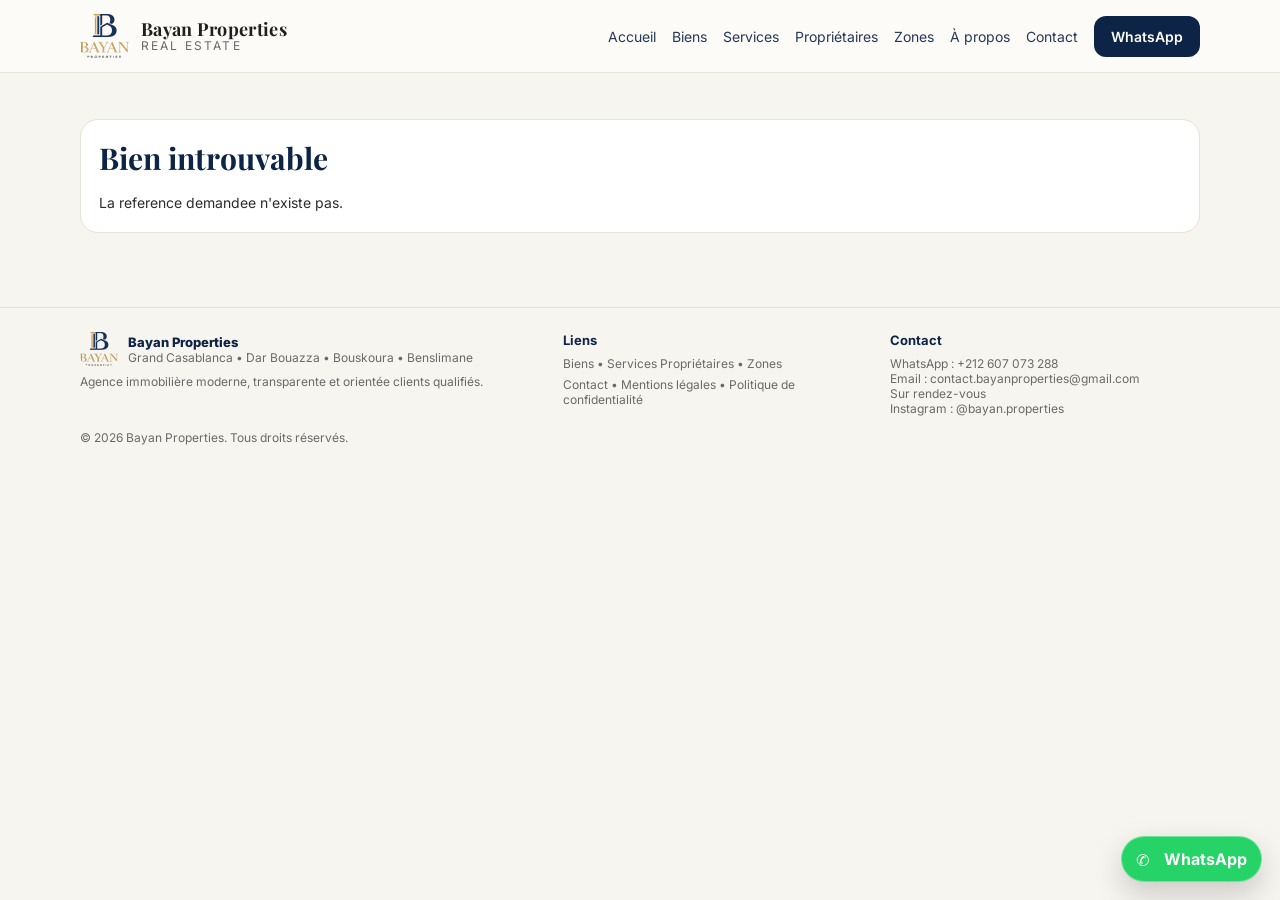
<file: property.html>
<!doctype html>
<html lang="fr">
<head>
  <meta charset="utf-8"/>
  <meta name="viewport" content="width=device-width,initial-scale=1"/>
  <title>Bayan Properties — Agence immobilière | Grand Casablanca</title>
  <link rel="icon" type="image/png" href="assets/img/favicon.png"/>
  <meta name="description" content="Bayan Properties — agence immobilière moderne et transparente à Casablanca, Dar Bouazza, Bouskoura et Benslimane. Location et vente. Clients qualifiés."/>
  <link rel="preconnect" href="https://fonts.googleapis.com">
  <link rel="preconnect" href="https://fonts.gstatic.com" crossorigin>
  <link href="https://fonts.googleapis.com/css2?family=Inter:wght@400;500;600;700&family=Playfair+Display:wght@600;700&display=swap" rel="stylesheet">
  <link rel="stylesheet" href="assets/css/styles.css"/>
  <script>
    // Remplace par ton numéro WhatsApp (format international, sans +)
    window.BAYAN_WHATSAPP = "212607073288";
  </script>
</head>
<body>
  <header class="topbar">
    <div class="container">
      <div class="nav">
        <a class="brand" href="index.html">
          <img src="assets/img/logo-header.png" alt="Bayan Properties" style="height:44px;width:auto;border-radius:10px">
          <div class="brand-name">
            <strong>Bayan Properties</strong>
            <span>Real Estate</span>
          </div>
        </a>
        <nav class="menu">
          <a href="index.html">Accueil</a>
          <a href="listings.html">Biens</a>
          <a href="services.html">Services</a>
          <a href="proprietaires.html">Propriétaires</a>
          <a href="zones.html">Zones</a>
          <a href="about.html">À propos</a>
          <a href="contact.html">Contact</a>
          <a class="btn btn-primary" data-wa-global="1" href="#">WhatsApp</a>
        </nav>
        <div class="nav-actions">
          <button class="burger" id="burgerBtn" aria-label="Menu" aria-expanded="false">☰</button>
        </div>
      </div>
    </div>
      <div class="mobile-drawer" id="mobileDrawer" role="dialog" aria-label="Menu">
        <a href="index.html">Accueil <span>›</span></a>
        <a href="listings.html">Biens <span>›</span></a>
        <a href="services.html">Services <span>›</span></a>
        <a href="proprietaires.html">Propriétaires <span>›</span></a>
        <a href="zones.html">Zones <span>›</span></a>
        <a href="about.html">À propos <span>›</span></a>
        <a href="contact.html">Contact <span>›</span></a>
        <div class="cta">
          <a class="btn btn-primary" data-wa-global="1" href="#">WhatsApp — Visite</a>
          <a class="btn btn-secondary" href="listings.html">Découvrir les biens</a>
        </div>
      </div>
  </header>

  <main id="propertyDetail"></main>

  <a class="wa-float" data-wa-global="1" href="#" aria-label="WhatsApp Bayan Properties">
    <span class="wa-icon">✆</span>
    WhatsApp
  </a>

  <footer class="footer">
    <div class="container">
      <div class="cols">
        <div>
          <div style="display:flex;align-items:center;gap:10px;margin-bottom:8px">
            <img src="assets/img/logo-footer.png" alt="Bayan Properties" style="height:34px;width:auto;border-radius:10px">
            <div>
              <div style="font-weight:800;color:var(--navy)">Bayan Properties</div>
              <div class="small">Grand Casablanca • Dar Bouazza • Bouskoura • Benslimane</div>
            </div>
          </div>
          <div class="small">Agence immobilière moderne, transparente et orientée clients qualifiés.</div>
        </div>
        <div>
          <div style="font-weight:700;color:var(--navy);margin-bottom:8px">Liens</div>
          <div class="small"><a href="listings.html">Biens</a> • <a href="services.html">Services</a>
          <a href="proprietaires.html">Propriétaires</a> • <a href="zones.html">Zones</a></div>
          <div class="small" style="margin-top:6px"><a href="contact.html">Contact</a> • Mentions légales • Politique de confidentialité</div>
        </div>
        <div>
          <div style="font-weight:700;color:var(--navy);margin-bottom:8px">Contact</div>
          <div class="small">WhatsApp : +212 607 073 288</div>
          <div class="small">Email : contact.bayanproperties@gmail.com</div>
          <div class="small">Sur rendez-vous</div>
          <div class="small">Instagram : <a href="https://www.instagram.com/bayan.properties/" target="_blank" rel="noopener">@bayan.properties</a></div>
        </div>
      </div>
      <div class="small" style="margin-top:14px">© <span id="y"></span> Bayan Properties. Tous droits réservés.</div>
    </div>
  </footer>
  <script>document.getElementById('y').textContent = new Date().getFullYear();</script>
  <script src="assets/js/app.js"></script>
</body>
</html>
</file>
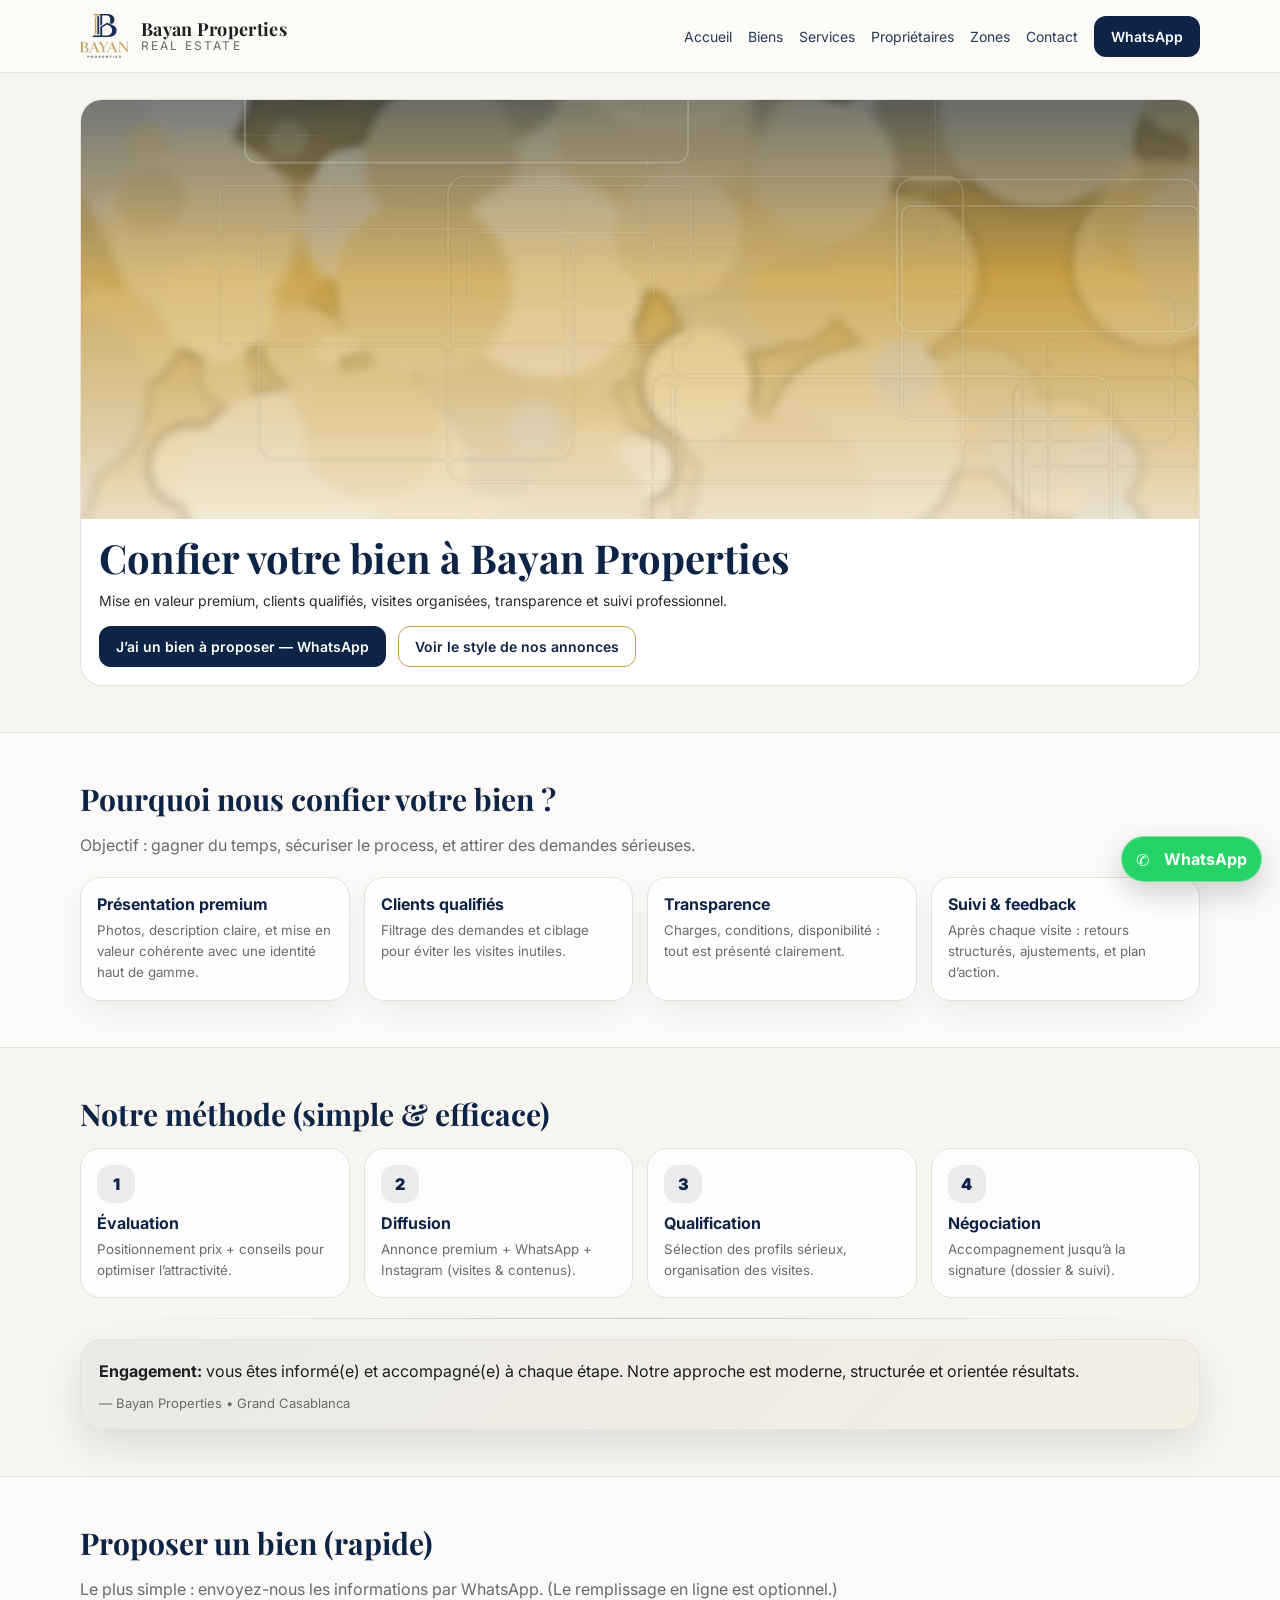
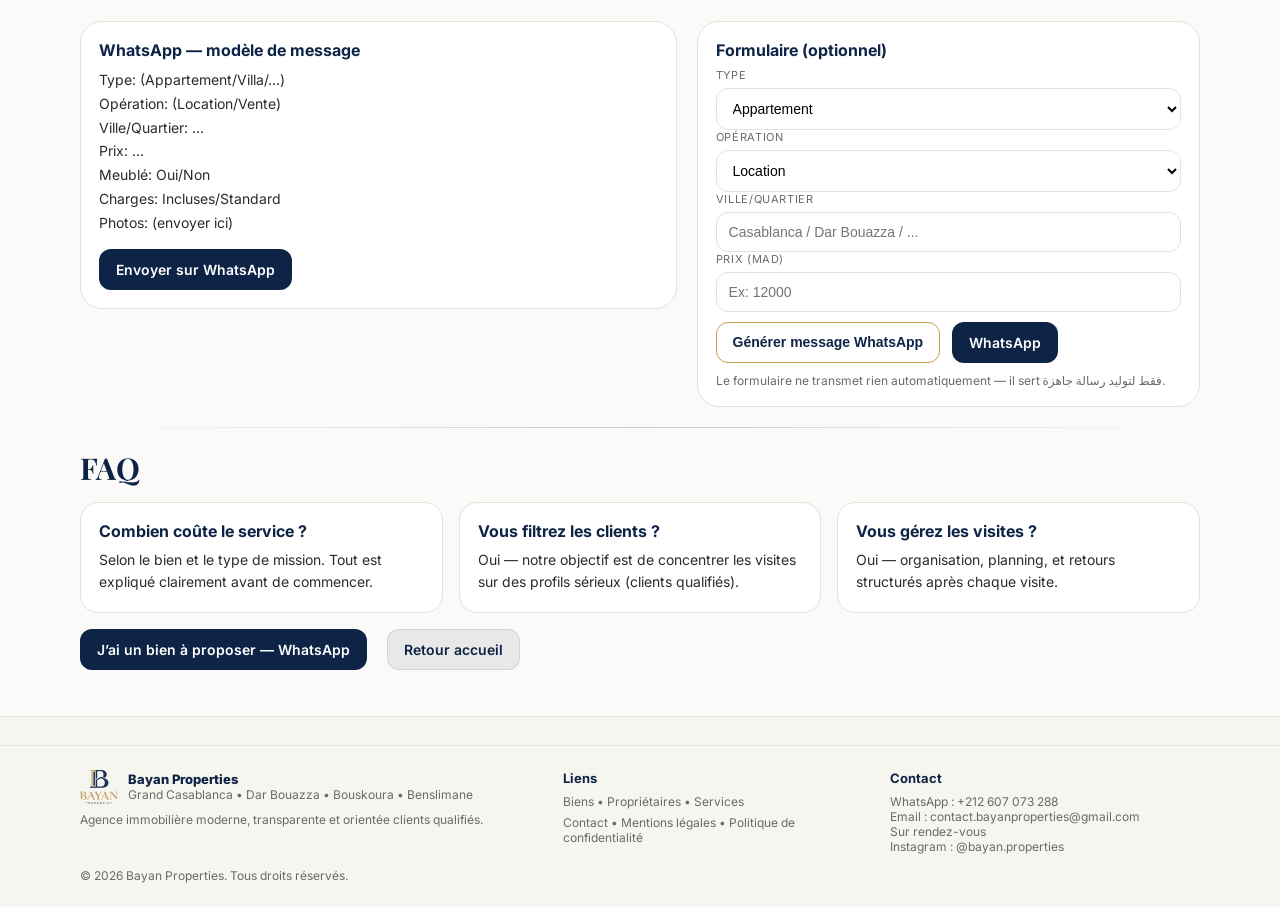
<file: proprietaires.html>
<!doctype html>
<html lang="fr">
<head>
  <meta charset="utf-8"/>
  <meta name="viewport" content="width=device-width,initial-scale=1"/>
  <title>Bayan Properties — Propriétaires | Confier un bien</title>
  <meta name="description" content="Confier votre bien à Bayan Properties : mise en valeur premium, clients qualifiés, visites organisées, transparence et suivi professionnel."/>
  <link rel="preconnect" href="https://fonts.googleapis.com">
  <link rel="preconnect" href="https://fonts.gstatic.com" crossorigin>
  <link href="https://fonts.googleapis.com/css2?family=Inter:wght@400;500;600;700&family=Playfair+Display:wght@600;700&display=swap" rel="stylesheet">
  <link rel="stylesheet" href="assets/css/styles.css"/>
  <link rel="icon" type="image/png" href="assets/img/favicon.png"/>
  <script>
    window.BAYAN_WHATSAPP = "212607073288";
  </script>
</head>
<body>
  <header class="topbar">
    <div class="container">
      <div class="nav">
        <a class="brand" href="index.html">
          <img src="assets/img/logo-header.png" alt="Bayan Properties" style="height:44px;width:auto;border-radius:10px">
          <div class="brand-name">
            <strong>Bayan Properties</strong>
            <span>Real Estate</span>
          </div>
        </a>
        <nav class="menu">
          <a href="index.html#accueil">Accueil</a>
          <a href="index.html#biens">Biens</a>
          <a href="index.html#services">Services</a>
          <a href="proprietaires.html">Propriétaires</a>
          <a href="index.html#zones">Zones</a>
          <a href="index.html#contact">Contact</a>
          <a class="btn btn-primary" data-wa-global="1" href="#">WhatsApp</a>
        </nav>
        <div class="nav-actions">
          <button class="burger" id="burgerBtn" aria-label="Menu" aria-expanded="false">☰</button>
        </div>
      </div>
    </div>
      <div class="mobile-drawer" id="mobileDrawer" role="dialog" aria-label="Menu">
        <a href="index.html#accueil">Accueil <span>›</span></a>
        <a href="index.html#biens">Biens <span>›</span></a>
        <a href="index.html#services">Services <span>›</span></a>
        <a href="proprietaires.html">Propriétaires <span>›</span></a>
        <a href="index.html#zones">Zones <span>›</span></a>
        <a href="index.html#contact">Contact <span>›</span></a>
        <div class="cta">
          <a class="btn btn-primary" data-wa-global="1" href="#">WhatsApp — Proposer un bien</a>
          <a class="btn btn-secondary" href="listings.html">Voir les biens</a>
        </div>
      </div>
  </header>

  <main>
    <section class="section" style="padding-top:26px">
      <div class="container">
        <div class="card" style="padding:0;overflow:hidden;border-radius:22px">
          <div style="aspect-ratio:16/6;background-image:url('assets/img/hero.jpg');background-size:cover;background-position:center"></div>
          <div style="padding:18px">
            <h1 class="h1" style="margin:0;font-size:clamp(28px,4.2vw,40px)">Confier votre bien à Bayan Properties</h1>
            <p class="sub" style="margin:10px 0 0">
              Mise en valeur premium, clients qualifiés, visites organisées, transparence et suivi professionnel.
            </p>
            <div class="row" style="margin-top:14px;gap:12px">
              <a class="btn btn-primary" id="waOwnerTop" href="#">J’ai un bien à proposer — WhatsApp</a>
              <a class="btn btn-secondary" href="index.html#biens">Voir le style de nos annonces</a>
            </div>
          </div>
        </div>
      </div>
    </section>

    <section class="section alt">
      <div class="container">
        <h2>Pourquoi nous confier votre bien ?</h2>
        <p class="sub">Objectif : gagner du temps, sécuriser le process, et attirer des demandes sérieuses.</p>

        <div class="feature-grid">
          <div class="feature"><b>Présentation premium</b><small>Photos, description claire, et mise en valeur cohérente avec une identité haut de gamme.</small></div>
          <div class="feature"><b>Clients qualifiés</b><small>Filtrage des demandes et ciblage pour éviter les visites inutiles.</small></div>
          <div class="feature"><b>Transparence</b><small>Charges, conditions, disponibilité : tout est présenté clairement.</small></div>
          <div class="feature"><b>Suivi & feedback</b><small>Après chaque visite : retours structurés, ajustements, et plan d’action.</small></div>
        </div>
      </div>
    </section>

    <section class="section">
      <div class="container">
        <h2>Notre méthode (simple & efficace)</h2>
        <div class="steps">
          <div class="step"><div class="n">1</div><b>Évaluation</b><small>Positionnement prix + conseils pour optimiser l’attractivité.</small></div>
          <div class="step"><div class="n">2</div><b>Diffusion</b><small>Annonce premium + WhatsApp + Instagram (visites & contenus).</small></div>
          <div class="step"><div class="n">3</div><b>Qualification</b><small>Sélection des profils sérieux, organisation des visites.</small></div>
          <div class="step"><div class="n">4</div><b>Négociation</b><small>Accompagnement jusqu’à la signature (dossier & suivi).</small></div>
        </div>

        <div class="divider"></div>

        <div class="quote">
          <p><b>Engagement:</b> vous êtes informé(e) et accompagné(e) à chaque étape. Notre approche est moderne, structurée et orientée résultats.</p>
          <div class="who">— Bayan Properties • Grand Casablanca</div>
        </div>
      </div>
    </section>

    <section class="section alt" id="contact">
      <div class="container">
        <h2>Proposer un bien (rapide)</h2>
        <p class="sub">Le plus simple : envoyez-nous les informations par WhatsApp. (Le remplissage en ligne est optionnel.)</p>

        <div class="row" style="align-items:flex-start">
          <div class="card" style="flex:1.2;min-width:300px;border-radius:22px">
            <h3 style="margin-top:0">WhatsApp — modèle de message</h3>
            <p style="margin:0;line-height:1.7;color:#2b2b2b">
              Type: (Appartement/Villa/…)<br>
              Opération: (Location/Vente)<br>
              Ville/Quartier: …<br>
              Prix: …<br>
              Meublé: Oui/Non<br>
              Charges: Incluses/Standard<br>
              Photos: (envoyer ici)
            </p>
            <div style="margin-top:14px">
              <a class="btn btn-primary" id="waOwnerTemplate" href="#">Envoyer sur WhatsApp</a>
            </div>
          </div>

          <div class="card" style="flex:1;min-width:280px;border-radius:22px">
            <h3 style="margin-top:0">Formulaire (optionnel)</h3>
            <form id="ownerForm">
              <div class="field">
                <label>Type</label>
                <select id="o_type">
                  <option>Appartement</option><option>Villa</option><option>Studio</option><option>Terrain</option><option>Bureau</option>
                </select>
              </div>
              <div class="field">
                <label>Opération</label>
                <select id="o_op">
                  <option>Location</option><option>Vente</option>
                </select>
              </div>
              <div class="field">
                <label>Ville/Quartier</label>
                <input id="o_zone" placeholder="Casablanca / Dar Bouazza / ..." />
              </div>
              <div class="field">
                <label>Prix (MAD)</label>
                <input id="o_price" placeholder="Ex: 12000" />
              </div>
              <div class="row" style="margin-top:10px;gap:12px">
                <button class="btn btn-secondary" type="submit">Générer message WhatsApp</button>
                <a class="btn btn-primary" data-wa-global="1" href="#">WhatsApp</a>
              </div>
              <div class="small" style="margin-top:10px">Le formulaire ne transmet rien automatiquement — il sert فقط لتوليد رسالة جاهزة.</div>
            </form>
          </div>
        </div>

        <div class="divider"></div>

        <h2>FAQ</h2>
        <div class="grid-3">
          <div class="card"><h3>Combien coûte le service ?</h3><p>Selon le bien et le type de mission. Tout est expliqué clairement avant de commencer.</p></div>
          <div class="card"><h3>Vous filtrez les clients ?</h3><p>Oui — notre objectif est de concentrer les visites sur des profils sérieux (clients qualifiés).</p></div>
          <div class="card"><h3>Vous gérez les visites ?</h3><p>Oui — organisation, planning, et retours structurés après chaque visite.</p></div>
        </div>

        <div style="margin-top:16px" class="row">
          <a class="btn btn-primary" id="waOwnerBottom" href="#">J’ai un bien à proposer — WhatsApp</a>
          <a class="btn btn-ghost" href="index.html">Retour accueil</a>
        </div>
      </div>
    </section>
  </main>

  <a class="wa-float" data-wa-global="1" href="#" aria-label="WhatsApp Bayan Properties">
    <span class="wa-icon">✆</span>
    WhatsApp
  </a>

  <footer class="footer">
    <div class="container">
      <div class="cols">
        <div>
          <div style="display:flex;align-items:center;gap:10px;margin-bottom:8px">
            <img src="assets/img/logo-footer.png" alt="Bayan Properties" style="height:34px;width:auto;border-radius:10px">
            <div>
              <div style="font-weight:800;color:var(--navy)">Bayan Properties</div>
              <div class="small">Grand Casablanca • Dar Bouazza • Bouskoura • Benslimane</div>
            </div>
          </div>
          <div class="small">Agence immobilière moderne, transparente et orientée clients qualifiés.</div>
        </div>
        <div>
          <div style="font-weight:700;color:var(--navy);margin-bottom:8px">Liens</div>
          <div class="small"><a href="index.html#biens">Biens</a> • <a href="proprietaires.html">Propriétaires</a> • <a href="index.html#services">Services</a></div>
          <div class="small" style="margin-top:6px"><a href="index.html#contact">Contact</a> • Mentions légales • Politique de confidentialité</div>
        </div>
        <div>
          <div style="font-weight:700;color:var(--navy);margin-bottom:8px">Contact</div>
          <div class="small">WhatsApp : +212 607 073 288</div>
          <div class="small">Email : contact.bayanproperties@gmail.com</div>
          <div class="small">Sur rendez-vous</div>
          <div class="small">Instagram : <a href="https://www.instagram.com/bayan.properties/" target="_blank" rel="noopener">@bayan.properties</a></div>
        </div>
      </div>
      <div class="small" style="margin-top:14px">© <span id="y"></span> Bayan Properties. Tous droits réservés.</div>
    </div>
  </footer>

  <script>document.getElementById('y').textContent = new Date().getFullYear();</script>
  <script src="assets/js/app.js"></script>
  <script>
    const phone = window.BAYAN_WHATSAPP || "212607073288";
    const openWA = (msg)=> window.open(`https://wa.me/${phone}?text=${encodeURIComponent(msg)}`,'_blank');
    const msgTemplate = `Bonjour Bayan Properties, j’ai un bien à proposer.\nType: ...\nOpération: (Location/Vente)\nVille/Quartier: ...\nPrix: ...\nMeublé: Oui/Non\nCharges: Incluses/Standard\nPhotos: (je les envoie ici)\nPouvez-vous me proposer un rendez-vous ? Merci.`;

    ["waOwnerTop","waOwnerBottom","waOwnerTemplate"].forEach(id=>{
      document.getElementById(id)?.addEventListener("click",(e)=>{e.preventDefault(); openWA(msgTemplate);});
    });

    document.getElementById("ownerForm")?.addEventListener("submit",(e)=>{
      e.preventDefault();
      const t = document.getElementById("o_type").value;
      const op = document.getElementById("o_op").value;
      const z = document.getElementById("o_zone").value || "...";
      const p = document.getElementById("o_price").value || "...";
      const m = `Bonjour Bayan Properties, j’ai un bien à proposer.\nType: ${t}\nOpération: ${op}\nVille/Quartier: ${z}\nPrix: ${p} MAD\nMeublé: Oui/Non\nCharges: Incluses/Standard\nPhotos: (je les envoie ici)\nPouvez-vous me proposer un rendez-vous ? Merci.`;
      openWA(m);
    });
  </script>
</body>
</html>
</file>
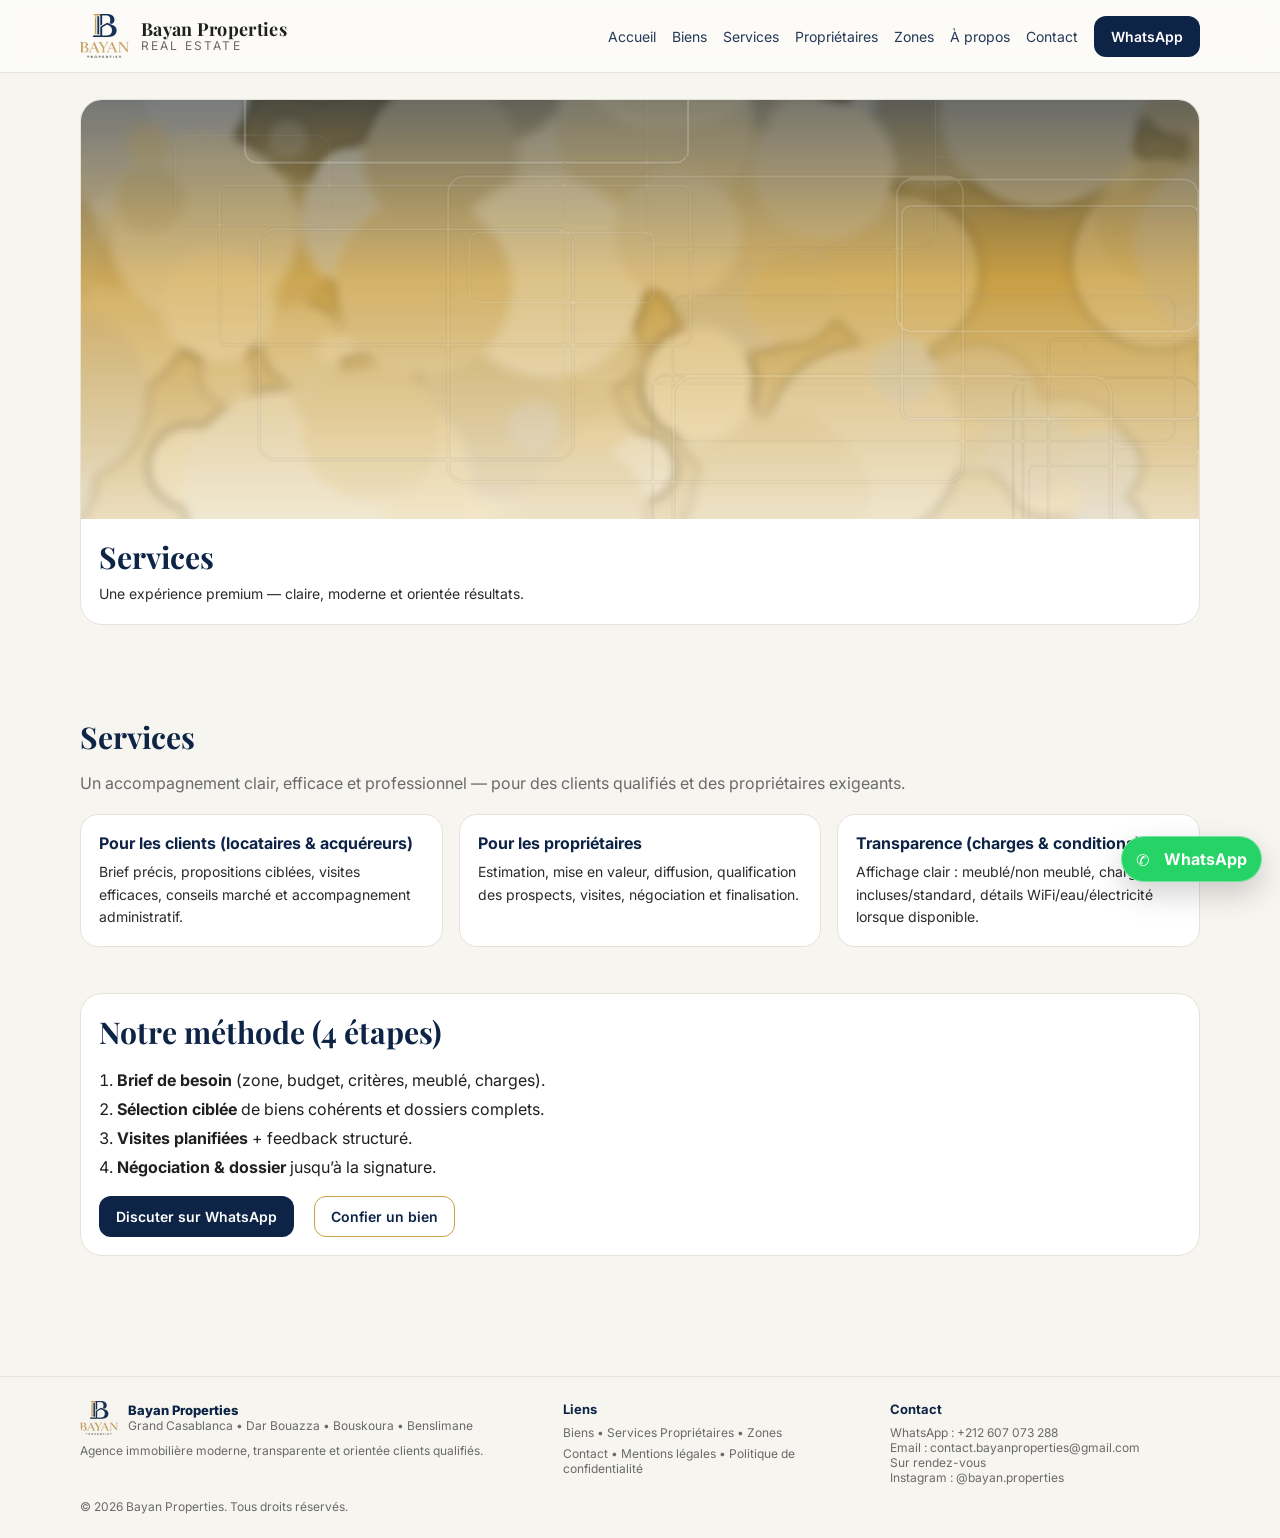
<file: services.html>
<!doctype html>
<html lang="fr">
<head>
  <meta charset="utf-8"/>
  <meta name="viewport" content="width=device-width,initial-scale=1"/>
  <title>Bayan Properties — Agence immobilière | Grand Casablanca</title>
  <link rel="icon" type="image/png" href="assets/img/favicon.png"/>
  <meta name="description" content="Bayan Properties — agence immobilière moderne et transparente à Casablanca, Dar Bouazza, Bouskoura et Benslimane. Location et vente. Clients qualifiés."/>
  <link rel="preconnect" href="https://fonts.googleapis.com">
  <link rel="preconnect" href="https://fonts.gstatic.com" crossorigin>
  <link href="https://fonts.googleapis.com/css2?family=Inter:wght@400;500;600;700&family=Playfair+Display:wght@600;700&display=swap" rel="stylesheet">
  <link rel="stylesheet" href="assets/css/styles.css"/>
  <script>
    // Remplace par ton numéro WhatsApp (format international, sans +)
    window.BAYAN_WHATSAPP = "212607073288";
  </script>
</head>
<body>
  <header class="topbar">
    <div class="container">
      <div class="nav">
        <a class="brand" href="index.html">
          <img src="assets/img/logo-header.png" alt="Bayan Properties" style="height:44px;width:auto;border-radius:10px">
          <div class="brand-name">
            <strong>Bayan Properties</strong>
            <span>Real Estate</span>
          </div>
        </a>
        <nav class="menu">
          <a href="index.html">Accueil</a>
          <a href="listings.html">Biens</a>
          <a href="services.html">Services</a>
          <a href="proprietaires.html">Propriétaires</a>
          <a href="zones.html">Zones</a>
          <a href="about.html">À propos</a>
          <a href="contact.html">Contact</a>
          <a class="btn btn-primary" data-wa-global="1" href="#">WhatsApp</a>
        </nav>
        <div class="nav-actions">
          <button class="burger" id="burgerBtn" aria-label="Menu" aria-expanded="false">☰</button>
        </div>
      </div>
    </div>
      <div class="mobile-drawer" id="mobileDrawer" role="dialog" aria-label="Menu">
        <a href="index.html">Accueil <span>›</span></a>
        <a href="listings.html">Biens <span>›</span></a>
        <a href="services.html">Services <span>›</span></a>
        <a href="proprietaires.html">Propriétaires <span>›</span></a>
        <a href="zones.html">Zones <span>›</span></a>
        <a href="about.html">À propos <span>›</span></a>
        <a href="contact.html">Contact <span>›</span></a>
        <div class="cta">
          <a class="btn btn-primary" data-wa-global="1" href="#">WhatsApp — Visite</a>
          <a class="btn btn-secondary" href="listings.html">Découvrir les biens</a>
        </div>
      </div>
  </header>

  <main>

    <section class="section" data-banner="1" style="padding-top:26px">
      <div class="container">
        <div class="card" style="padding:0;overflow:hidden;border-radius:22px">
          <div style="aspect-ratio:16/6;background-image:url('assets/img/hero.jpg');background-size:cover;background-position:center"></div>
          <div style="padding:18px">
            <h2 style="margin:0">Services</h2>
            <p class="sub" style="margin:6px 0 0">Une expérience premium — claire, moderne et orientée résultats.</p>
          </div>
        </div>
      </div>
    </section>

    <section class="section">
      <div class="container">
        <h2>Services</h2>
        <p class="sub">Un accompagnement clair, efficace et professionnel — pour des clients qualifiés et des propriétaires exigeants.</p>

        <div class="grid-3">
          <div class="card">
            <h3>Pour les clients (locataires & acquéreurs)</h3>
            <p>Brief précis, propositions ciblées, visites efficaces, conseils marché et accompagnement administratif.</p>
          </div>
          <div class="card">
            <h3>Pour les propriétaires</h3>
            <p>Estimation, mise en valeur, diffusion, qualification des prospects, visites, négociation et finalisation.</p>
          </div>
          <div class="card">
            <h3>Transparence (charges & conditions)</h3>
            <p>Affichage clair : meublé/non meublé, charges incluses/standard, détails WiFi/eau/électricité lorsque disponible.</p>
          </div>
        </div>

        <div class="section">
          <div class="card" style="border-radius:22px">
            <h2 style="margin-top:0">Notre méthode (4 étapes)</h2>
            <ol style="line-height:1.8;margin:0;padding-left:18px">
              <li><b>Brief de besoin</b> (zone, budget, critères, meublé, charges).</li>
              <li><b>Sélection ciblée</b> de biens cohérents et dossiers complets.</li>
              <li><b>Visites planifiées</b> + feedback structuré.</li>
              <li><b>Négociation & dossier</b> jusqu’à la signature.</li>
            </ol>
            <div style="margin-top:14px" class="row">
              <a class="btn btn-primary" data-wa-global="1" href="#">Discuter sur WhatsApp</a>
              <a class="btn btn-secondary" href="contact.html">Confier un bien</a>
            </div>
          </div>
        </div>

      </div>
    </section>
  </main>

  <a class="wa-float" data-wa-global="1" href="#" aria-label="WhatsApp Bayan Properties">
    <span class="wa-icon">✆</span>
    WhatsApp
  </a>

  <footer class="footer">
    <div class="container">
      <div class="cols">
        <div>
          <div style="display:flex;align-items:center;gap:10px;margin-bottom:8px">
            <img src="assets/img/logo-footer.png" alt="Bayan Properties" style="height:34px;width:auto;border-radius:10px">
            <div>
              <div style="font-weight:800;color:var(--navy)">Bayan Properties</div>
              <div class="small">Grand Casablanca • Dar Bouazza • Bouskoura • Benslimane</div>
            </div>
          </div>
          <div class="small">Agence immobilière moderne, transparente et orientée clients qualifiés.</div>
        </div>
        <div>
          <div style="font-weight:700;color:var(--navy);margin-bottom:8px">Liens</div>
          <div class="small"><a href="listings.html">Biens</a> • <a href="services.html">Services</a>
          <a href="proprietaires.html">Propriétaires</a> • <a href="zones.html">Zones</a></div>
          <div class="small" style="margin-top:6px"><a href="contact.html">Contact</a> • Mentions légales • Politique de confidentialité</div>
        </div>
        <div>
          <div style="font-weight:700;color:var(--navy);margin-bottom:8px">Contact</div>
          <div class="small">WhatsApp : +212 607 073 288</div>
          <div class="small">Email : contact.bayanproperties@gmail.com</div>
          <div class="small">Sur rendez-vous</div>
          <div class="small">Instagram : <a href="https://www.instagram.com/bayan.properties/" target="_blank" rel="noopener">@bayan.properties</a></div>
        </div>
      </div>
      <div class="small" style="margin-top:14px">© <span id="y"></span> Bayan Properties. Tous droits réservés.</div>
    </div>
  </footer>
  <script>document.getElementById('y').textContent = new Date().getFullYear();</script>
  <script src="assets/js/app.js"></script>
</body>
</html>
</file>
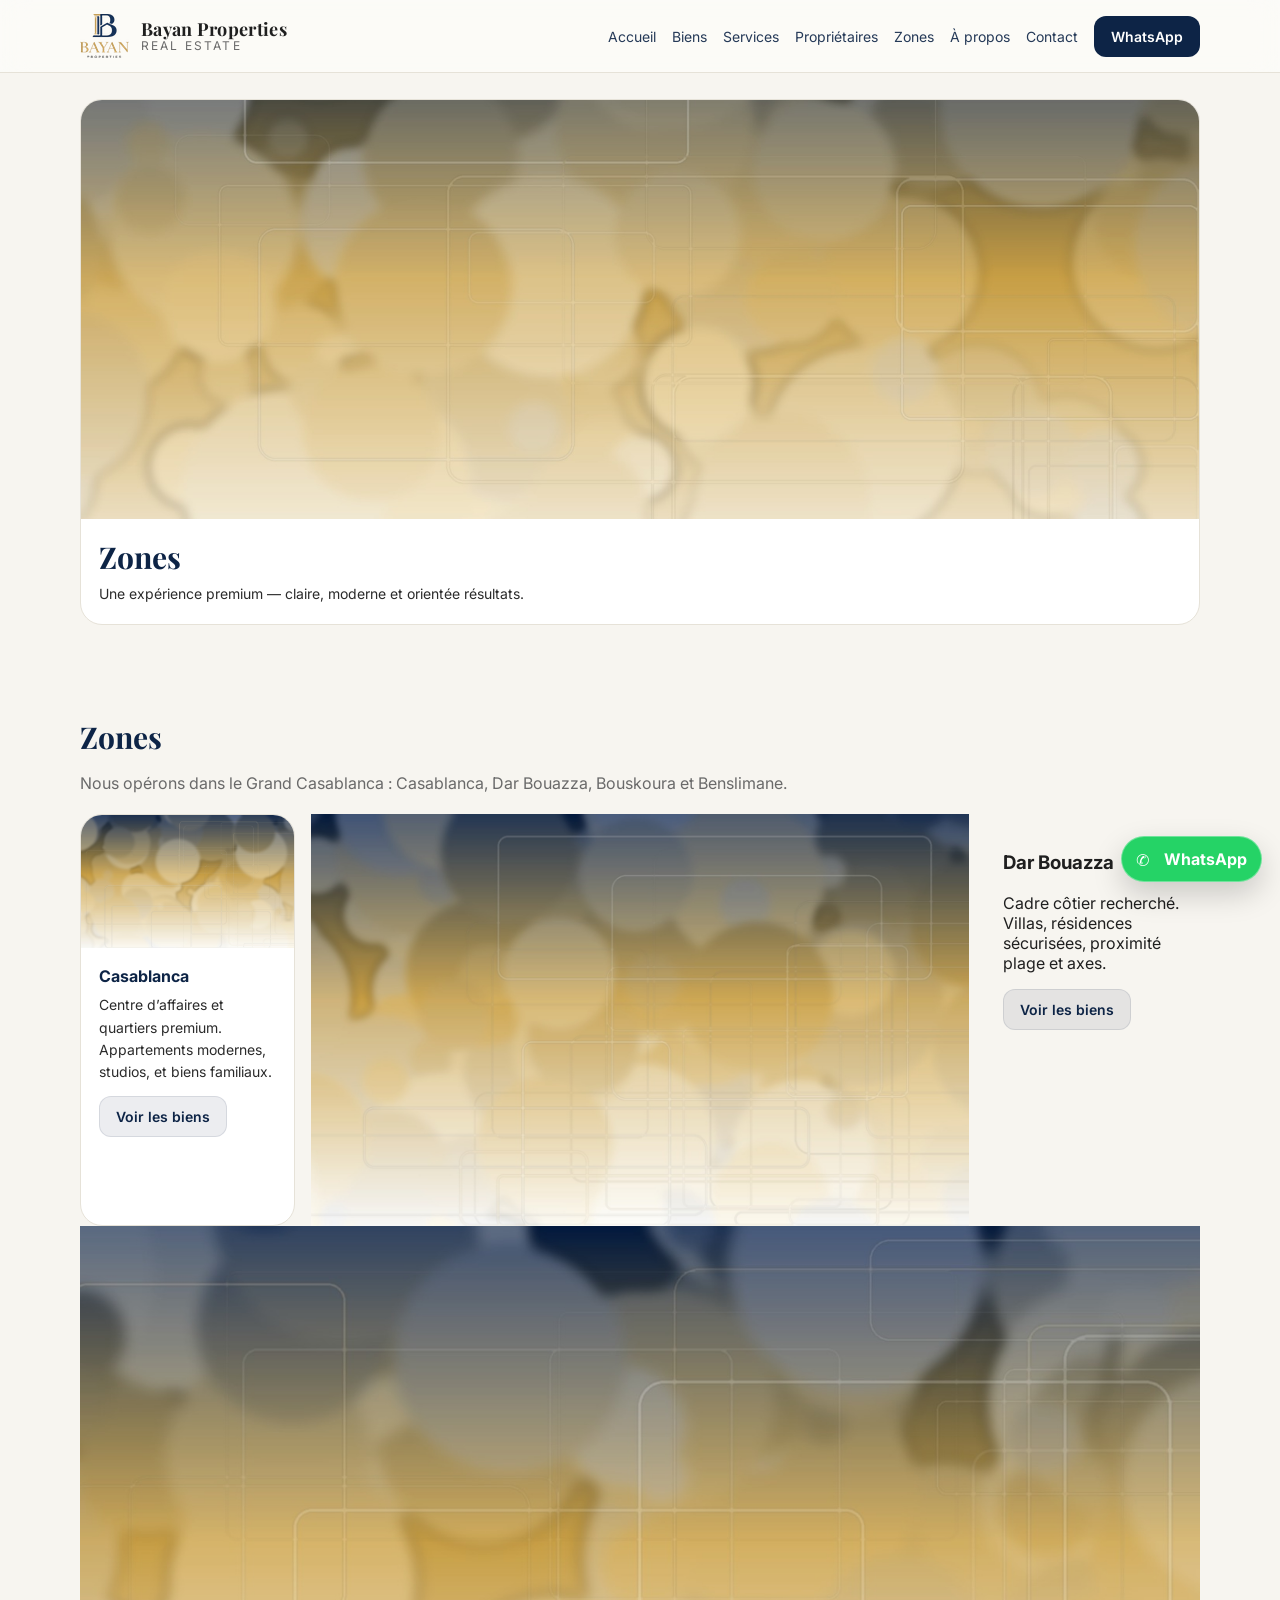
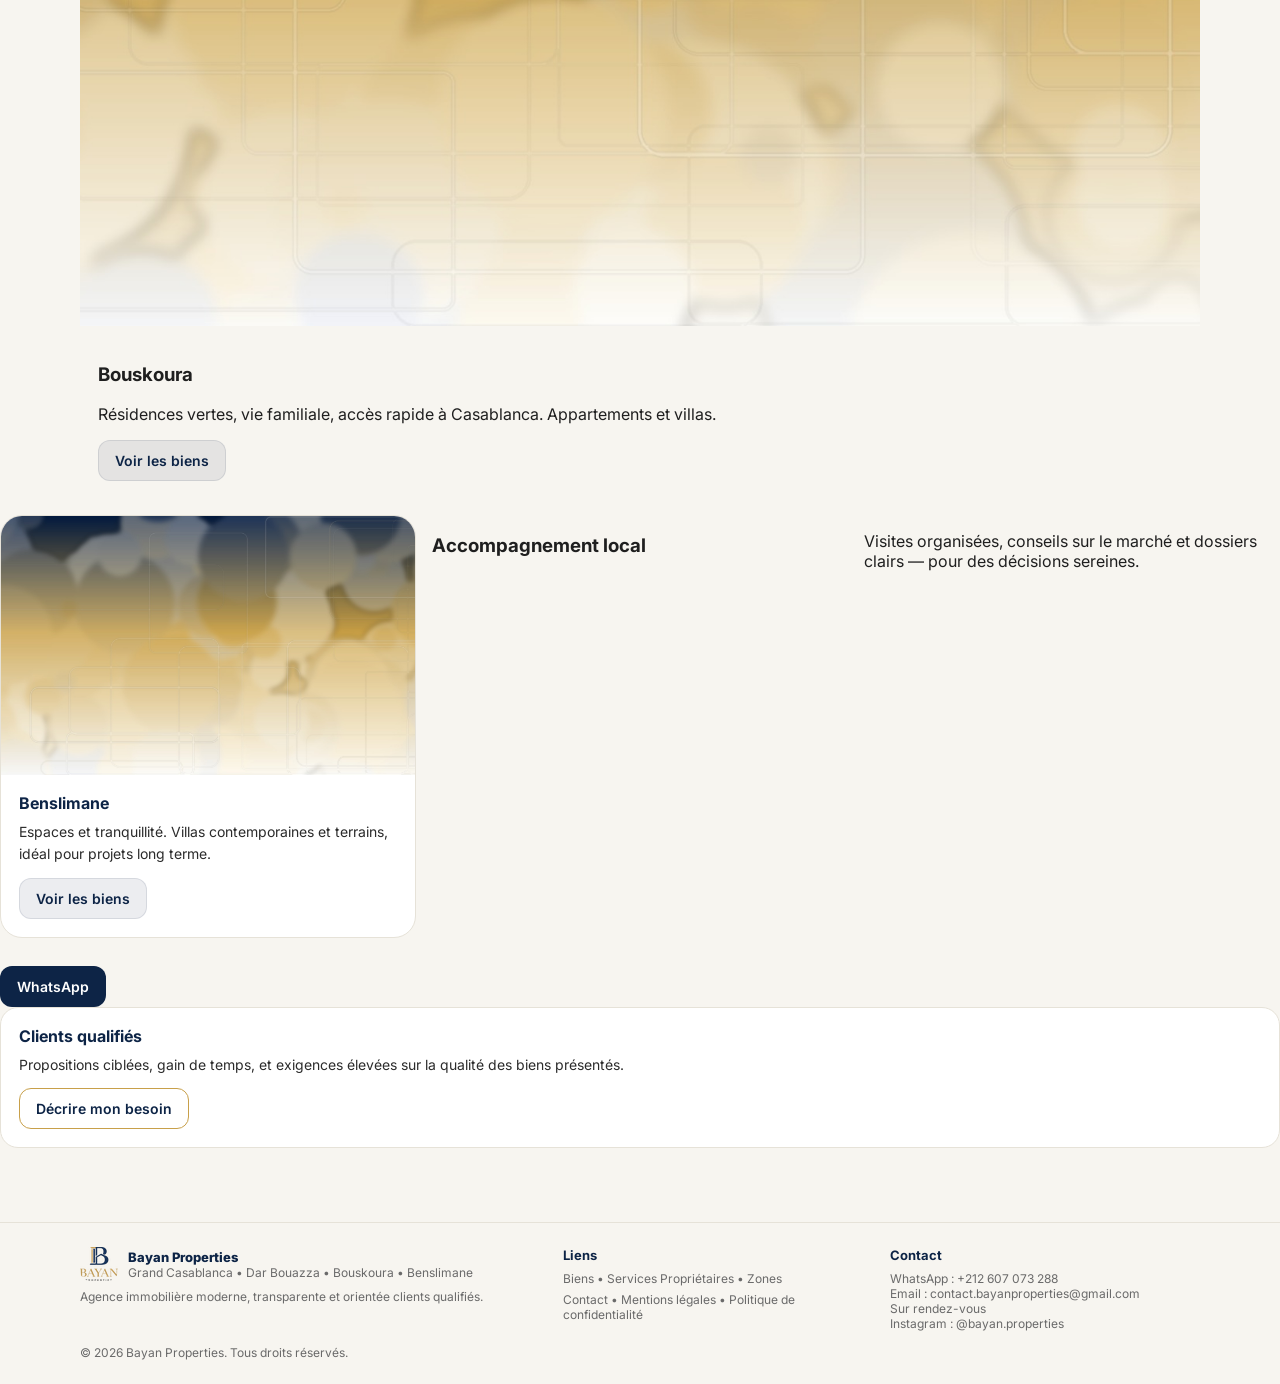
<file: zones.html>
<!doctype html>
<html lang="fr">
<head>
  <meta charset="utf-8"/>
  <meta name="viewport" content="width=device-width,initial-scale=1"/>
  <title>Bayan Properties — Agence immobilière | Grand Casablanca</title>
  <link rel="icon" type="image/png" href="assets/img/favicon.png"/>
  <meta name="description" content="Bayan Properties — agence immobilière moderne et transparente à Casablanca, Dar Bouazza, Bouskoura et Benslimane. Location et vente. Clients qualifiés."/>
  <link rel="preconnect" href="https://fonts.googleapis.com">
  <link rel="preconnect" href="https://fonts.gstatic.com" crossorigin>
  <link href="https://fonts.googleapis.com/css2?family=Inter:wght@400;500;600;700&family=Playfair+Display:wght@600;700&display=swap" rel="stylesheet">
  <link rel="stylesheet" href="assets/css/styles.css"/>
  <script>
    // Remplace par ton numéro WhatsApp (format international, sans +)
    window.BAYAN_WHATSAPP = "212607073288";
  </script>
</head>
<body>
  <header class="topbar">
    <div class="container">
      <div class="nav">
        <a class="brand" href="index.html">
          <img src="assets/img/logo-header.png" alt="Bayan Properties" style="height:44px;width:auto;border-radius:10px">
          <div class="brand-name">
            <strong>Bayan Properties</strong>
            <span>Real Estate</span>
          </div>
        </a>
        <nav class="menu">
          <a href="index.html">Accueil</a>
          <a href="listings.html">Biens</a>
          <a href="services.html">Services</a>
          <a href="proprietaires.html">Propriétaires</a>
          <a href="zones.html">Zones</a>
          <a href="about.html">À propos</a>
          <a href="contact.html">Contact</a>
          <a class="btn btn-primary" data-wa-global="1" href="#">WhatsApp</a>
        </nav>
        <div class="nav-actions">
          <button class="burger" id="burgerBtn" aria-label="Menu" aria-expanded="false">☰</button>
        </div>
      </div>
    </div>
      <div class="mobile-drawer" id="mobileDrawer" role="dialog" aria-label="Menu">
        <a href="index.html">Accueil <span>›</span></a>
        <a href="listings.html">Biens <span>›</span></a>
        <a href="services.html">Services <span>›</span></a>
        <a href="proprietaires.html">Propriétaires <span>›</span></a>
        <a href="zones.html">Zones <span>›</span></a>
        <a href="about.html">À propos <span>›</span></a>
        <a href="contact.html">Contact <span>›</span></a>
        <div class="cta">
          <a class="btn btn-primary" data-wa-global="1" href="#">WhatsApp — Visite</a>
          <a class="btn btn-secondary" href="listings.html">Découvrir les biens</a>
        </div>
      </div>
  </header>

  <main>

    <section class="section" data-banner="1" style="padding-top:26px">
      <div class="container">
        <div class="card" style="padding:0;overflow:hidden;border-radius:22px">
          <div style="aspect-ratio:16/6;background-image:url('assets/img/hero.jpg');background-size:cover;background-position:center"></div>
          <div style="padding:18px">
            <h2 style="margin:0">Zones</h2>
            <p class="sub" style="margin:6px 0 0">Une expérience premium — claire, moderne et orientée résultats.</p>
          </div>
        </div>
      </div>
    </section>

    <section class="section">
      <div class="container">
        <h2>Zones</h2>
        <p class="sub">Nous opérons dans le Grand Casablanca : Casablanca, Dar Bouazza, Bouskoura et Benslimane.</p>

        <div class="grid-3">
          <div class="card" style="padding:0;overflow:hidden;border-radius:22px">
            <div style="aspect-ratio:16/10;background-image:url('assets/img/zone-casablanca.jpg');background-size:cover;background-position:center"></div>
            <div style="padding:18px">
              <h3>Casablanca</h3>
            <p>Centre d’affaires et quartiers premium. Appartements modernes, studios, et biens familiaux.</p>
            <div style="margin-top:12px"><a class="btn btn-ghost" href="listings.html">Voir les biens</a></div>
            </div>
          </div
          <div class="card" style="padding:0;overflow:hidden;border-radius:22px">
            <div style="aspect-ratio:16/10;background-image:url('assets/img/zone-dar-bouazza.jpg');background-size:cover;background-position:center"></div>
            <div style="padding:18px">
              <h3>Dar Bouazza</h3>
            <p>Cadre côtier recherché. Villas, résidences sécurisées, proximité plage et axes.</p>
            <div style="margin-top:12px"><a class="btn btn-ghost" href="listings.html">Voir les biens</a></div>
            </div>
          </div
          <div class="card" style="padding:0;overflow:hidden;border-radius:22px">
            <div style="aspect-ratio:16/10;background-image:url('assets/img/zone-bouskoura.jpg');background-size:cover;background-position:center"></div>
            <div style="padding:18px">
              <h3>Bouskoura</h3>
            <p>Résidences vertes, vie familiale, accès rapide à Casablanca. Appartements et villas.</p>
            <div style="margin-top:12px"><a class="btn btn-ghost" href="listings.html">Voir les biens</a></div>
            </div>
          </div
        </div>

        <div style="height:16px"></div>

        <div class="grid-3">
          <div class="card" style="padding:0;overflow:hidden;border-radius:22px">
            <div style="aspect-ratio:16/10;background-image:url('assets/img/zone-benslimane.jpg');background-size:cover;background-position:center"></div>
            <div style="padding:18px">
              <h3>Benslimane</h3>
            <p>Espaces et tranquillité. Villas contemporaines et terrains, idéal pour projets long terme.</p>
            <div style="margin-top:12px"><a class="btn btn-ghost" href="listings.html">Voir les biens</a></div>
            </div>
          </div
          <div class="card">
            <h3>Accompagnement local</h3>
            <p>Visites organisées, conseils sur le marché et dossiers clairs — pour des décisions sereines.</p>
            <div style="margin-top:12px"><a class="btn btn-primary" data-wa-global="1" href="#">WhatsApp</a></div>
          </div>
          <div class="card">
            <h3>Clients qualifiés</h3>
            <p>Propositions ciblées, gain de temps, et exigences élevées sur la qualité des biens présentés.</p>
            <div style="margin-top:12px"><a class="btn btn-secondary" href="contact.html">Décrire mon besoin</a></div>
          </div>
        </div>

      </div>
    </section>
  </main>

  <a class="wa-float" data-wa-global="1" href="#" aria-label="WhatsApp Bayan Properties">
    <span class="wa-icon">✆</span>
    WhatsApp
  </a>

  <footer class="footer">
    <div class="container">
      <div class="cols">
        <div>
          <div style="display:flex;align-items:center;gap:10px;margin-bottom:8px">
            <img src="assets/img/logo-footer.png" alt="Bayan Properties" style="height:34px;width:auto;border-radius:10px">
            <div>
              <div style="font-weight:800;color:var(--navy)">Bayan Properties</div>
              <div class="small">Grand Casablanca • Dar Bouazza • Bouskoura • Benslimane</div>
            </div>
          </div>
          <div class="small">Agence immobilière moderne, transparente et orientée clients qualifiés.</div>
        </div>
        <div>
          <div style="font-weight:700;color:var(--navy);margin-bottom:8px">Liens</div>
          <div class="small"><a href="listings.html">Biens</a> • <a href="services.html">Services</a>
          <a href="proprietaires.html">Propriétaires</a> • <a href="zones.html">Zones</a></div>
          <div class="small" style="margin-top:6px"><a href="contact.html">Contact</a> • Mentions légales • Politique de confidentialité</div>
        </div>
        <div>
          <div style="font-weight:700;color:var(--navy);margin-bottom:8px">Contact</div>
          <div class="small">WhatsApp : +212 607 073 288</div>
          <div class="small">Email : contact.bayanproperties@gmail.com</div>
          <div class="small">Sur rendez-vous</div>
          <div class="small">Instagram : <a href="https://www.instagram.com/bayan.properties/" target="_blank" rel="noopener">@bayan.properties</a></div>
        </div>
      </div>
      <div class="small" style="margin-top:14px">© <span id="y"></span> Bayan Properties. Tous droits réservés.</div>
    </div>
  </footer>
  <script>document.getElementById('y').textContent = new Date().getFullYear();</script>
  <script src="assets/js/app.js"></script>
</body>
</html>
</file>
<file: assets/css/styles.css>
:root{
  --navy:#0D2446;
  --gold:#C8A04A;
  --bg:#F7F5F0;
  --text:#1F1F1F;
  --muted:#6A6A6A;
  --line:#E6E2D8;
  --card:#FFFFFF;
}

*{box-sizing:border-box}
html,body{margin:0;padding:0;font-family:Inter,system-ui,-apple-system,Segoe UI,Roboto,Arial,sans-serif;color:var(--text);background:var(--bg)}
a{color:inherit;text-decoration:none}
img{max-width:100%;display:block}
.container{width:min(1120px,92%);margin:0 auto}
.row{display:flex;gap:20px;flex-wrap:wrap}
.hidden{display:none!important}

.topbar{
  background:rgba(255,255,255,.65);
  backdrop-filter:saturate(140%) blur(10px);
  border-bottom:1px solid var(--line);
  position:sticky;top:0;z-index:50;
}
.nav{
  display:flex;align-items:center;justify-content:space-between;
  padding:14px 0;
}
.brand{display:flex;align-items:center;gap:12px}
.brand-mark{
  width:42px;height:42px;border-radius:10px;
  background:linear-gradient(135deg,var(--navy),#123a72);
  display:grid;place-items:center;color:white;font-weight:800;
  border:1px solid rgba(255,255,255,.35);
}
.brand-name{
  display:flex;flex-direction:column;line-height:1.1
}
.brand-name strong{font-family:"Playfair Display",Georgia,serif;font-size:18px;letter-spacing:.3px}
.brand-name span{font-size:12px;color:var(--muted);letter-spacing:.18em;text-transform:uppercase}

.menu{display:flex;gap:18px;align-items:center;flex-wrap:wrap}
.menu a:not(.btn){font-size:14px;color:var(--navy);opacity:.9}
.menu a:not(.btn):hover{opacity:1;text-decoration:underline;text-underline-offset:6px}
.btn{
  display:inline-flex;align-items:center;justify-content:center;
  padding:11px 16px;border-radius:12px;border:1px solid transparent;
  font-weight:600;font-size:14px;gap:10px;cursor:pointer;
}
.btn-primary{background:var(--navy);color:white}
.btn-primary:hover{border-color:var(--gold)}
.btn-secondary{background:transparent;border-color:var(--gold);color:var(--navy)}
.btn-secondary:hover{background:rgba(200,160,74,.10)}
.btn-ghost{background:rgba(13,36,70,.08);color:var(--navy);border-color:rgba(13,36,70,.10)}
.btn-ghost:hover{background:rgba(13,36,70,.12)}

.hero{
  padding:54px 0 34px;
}
.hero-grid{
  display:grid;
  grid-template-columns: 1.2fr .8fr;
  gap:28px;
  align-items:stretch;
}
@media (max-width: 920px){
  .hero-grid{grid-template-columns:1fr}
}
.h1{
  font-family:"Playfair Display",Georgia,serif;
  font-size:44px;line-height:1.08;margin:0 0 14px;color:var(--navy);
}
.lead{font-size:16px;line-height:1.7;color:#2a2a2a;margin:0 0 18px}
.trust{display:flex;gap:14px;flex-wrap:wrap;color:var(--muted);font-size:13px;margin-top:14px}
.trust .dot{width:6px;height:6px;border-radius:99px;background:var(--gold);display:inline-block;margin-right:8px}

.hero-card{
  background:linear-gradient(180deg,#fff,rgba(255,255,255,.72));
  border:1px solid var(--line);
  border-radius:18px;
  padding:18px;
  overflow:hidden;
  position:relative;
}
.hero-card:before{
  content:"";
  position:absolute;inset:-2px;
  background:radial-gradient(600px 250px at 20% 0%, rgba(200,160,74,.18), transparent 60%),
             radial-gradient(600px 250px at 90% 40%, rgba(13,36,70,.12), transparent 60%);
  pointer-events:none;
}
.hero-card > *{position:relative}
.kpis{display:grid;grid-template-columns:1fr 1fr;gap:12px;margin-top:8px}
.kpi{background:rgba(13,36,70,.04);border:1px solid rgba(13,36,70,.08);border-radius:16px;padding:12px}
.kpi strong{display:block;color:var(--navy);font-size:18px}
.kpi span{font-size:12px;color:var(--muted)}

.section{padding:34px 0}
.section h2{
  font-family:"Playfair Display",Georgia,serif;
  font-size:28px;margin:0 0 14px;color:var(--navy)
}
.sub{color:var(--muted);margin:0 0 18px;line-height:1.6}
.grid-3{display:grid;grid-template-columns:repeat(3,1fr);gap:16px}
@media(max-width:920px){.grid-3{grid-template-columns:1fr}}
.card{
  background:var(--card);
  border:1px solid var(--line);
  border-radius:18px;
  padding:18px;
}
.card h3{margin:0 0 8px;font-size:16px;color:var(--navy)}
.card p{margin:0;color:#2b2b2b;line-height:1.6;font-size:14px}

.listings-grid{
  display:grid;grid-template-columns:repeat(3,1fr);gap:16px
}
@media(max-width:1040px){.listings-grid{grid-template-columns:repeat(2,1fr)}}
@media(max-width:680px){.listings-grid{grid-template-columns:1fr}}

.listing{
  background:var(--card);
  border:1px solid var(--line);
  border-radius:18px;
  overflow:hidden;
  display:flex;flex-direction:column;
}
.thumb{
  aspect-ratio: 16/10;
  background:linear-gradient(135deg,rgba(13,36,70,.16),rgba(200,160,74,.14));
  position:relative;
}
.badges{position:absolute;left:12px;top:12px;display:flex;gap:8px;flex-wrap:wrap}
.badge{
  font-size:11px;font-weight:700;letter-spacing:.06em;text-transform:uppercase;
  padding:7px 9px;border-radius:999px;border:1px solid transparent;
}
.badge-meuble{background:var(--gold);color:var(--navy)}
.badge-nonmeuble{background:transparent;color:var(--gold);border-color:rgba(200,160,74,.8)}
.badge-charges{background:var(--navy);color:white}
.badge-standard{background:rgba(13,36,70,.06);color:var(--navy);border-color:rgba(13,36,70,.10)}
.l-body{padding:14px 14px 16px;display:flex;flex-direction:column;gap:10px;flex:1}
.price{display:flex;align-items:baseline;gap:8px}
.price strong{font-size:18px;color:var(--navy)}
.price span{font-size:12px;color:var(--muted)}
.l-title{font-weight:700;color:var(--navy);line-height:1.3}
.meta{display:flex;gap:10px;flex-wrap:wrap;color:var(--muted);font-size:12px}
.meta b{color:var(--navy)}
.l-actions{display:flex;gap:10px;margin-top:auto}

.filters{
  background:rgba(255,255,255,.75);
  border:1px solid var(--line);
  border-radius:18px;
  padding:14px;
  display:grid;grid-template-columns:repeat(6,1fr);
  gap:10px;
}
@media(max-width:1040px){.filters{grid-template-columns:repeat(3,1fr)}}
@media(max-width:680px){.filters{grid-template-columns:repeat(2,1fr)}}
.field label{display:block;font-size:11px;color:var(--muted);margin:0 0 6px;letter-spacing:.06em;text-transform:uppercase}
.field select,.field input{
  width:100%;
  padding:11px 12px;
  border-radius:12px;
  border:1px solid var(--line);
  background:white;
  font-size:14px;
}
.field input[type="number"]{appearance:textfield}
.field .inline{display:flex;gap:8px}
.small{font-size:12px;color:var(--muted)}

.instagram{
  display:grid;grid-template-columns:repeat(6,1fr);gap:10px
}
@media(max-width:920px){.instagram{grid-template-columns:repeat(3,1fr)}}
.ig{
  aspect-ratio: 1/1;
  border-radius:16px;
  border:1px solid var(--line);
  background:linear-gradient(135deg,rgba(200,160,74,.18),rgba(13,36,70,.12));
}

.cta{
  border-radius:22px;
  border:1px solid var(--line);
  background:linear-gradient(135deg,rgba(255,255,255,.85),rgba(255,255,255,.65));
  padding:22px;
  display:flex;align-items:center;justify-content:space-between;gap:16px;flex-wrap:wrap
}
.cta h3{margin:0;color:var(--navy);font-size:20px}
.cta p{margin:6px 0 0;color:#2b2b2b;max-width:720px;line-height:1.6}

.footer{
  margin-top:28px;
  padding:24px 0;
  border-top:1px solid var(--line);
  color:var(--muted);
  font-size:13px;
}
.footer .cols{display:grid;grid-template-columns:1.2fr .8fr .8fr;gap:18px}
@media(max-width:920px){.footer .cols{grid-template-columns:1fr}}
.footer a:hover{text-decoration:underline;text-underline-offset:4px}

.wa-float{
  position:fixed;right:18px;bottom:18px;z-index:60;
  background:#25D366;
  color:white;
  border-radius:999px;
  padding:12px 14px;
  display:flex;align-items:center;gap:10px;
  box-shadow:0 12px 30px rgba(0,0,0,.18);
  border:1px solid rgba(255,255,255,.35);
  font-weight:700;
}
.wa-float:hover{filter:brightness(.98)}
.wa-icon{width:18px;height:18px;display:inline-block}

.badge-dispo{background:rgba(37,211,102,.14);border-color:rgba(37,211,102,.30);color:#0B5B2A}
.badge-indispo{background:rgba(0,0,0,.06);border-color:rgba(0,0,0,.10);color:var(--muted)}
.thumb{background-size:cover;background-position:center}

.hero{padding:64px 0 44px;position:relative;}
.hero-bg{position:absolute;inset:0;background-image:url('../img/hero.jpg');background-size:cover;background-position:center;filter:saturate(1.05) contrast(1.02);}
.hero-bg:after{content:"";position:absolute;inset:0;background:linear-gradient(90deg, rgba(247,245,240,.92) 0%, rgba(247,245,240,.72) 55%, rgba(247,245,240,.10) 100%);}
.hero .container{position:relative}
@media(max-width:920px){.hero-bg:after{background:linear-gradient(180deg, rgba(247,245,240,.92) 0%, rgba(247,245,240,.80) 65%, rgba(247,245,240,.55) 100%);}}
.fade-in{animation:fade .7s ease both}
@keyframes fade{from{opacity:0;transform:translateY(10px)}to{opacity:1;transform:translateY(0)}}
.pill{display:inline-flex;align-items:center;gap:10px;padding:10px 12px;border-radius:999px;background:rgba(255,255,255,.75);border:1px solid var(--line);color:var(--navy);font-size:13px;font-weight:700;}
.pill i{width:7px;height:7px;border-radius:999px;background:var(--gold);display:inline-block}
.zone-cards{display:grid;grid-template-columns:repeat(4,1fr);gap:14px}
@media(max-width:920px){.zone-cards{grid-template-columns:repeat(2,1fr)}}
.zone{border-radius:18px;overflow:hidden;border:1px solid var(--line);background:white;}
.zone .zimg{aspect-ratio:16/10;background-size:cover;background-position:center}
.zone .zbody{padding:14px}
.zone .zbody h3{margin:0 0 6px;color:var(--navy)}
.zone .zbody p{margin:0;color:var(--muted);font-size:13px;line-height:1.5}


/* ---------- Mobile-first improvements ---------- */
.h1{
  font-size:clamp(30px, 4.6vw, 46px);
  line-height:1.06;
}
.section h2{font-size:clamp(22px, 3.6vw, 30px);}
.lead{font-size:clamp(15px, 2.2vw, 16px);}

.menu{gap:16px}
@media(max-width:920px){
  .nav{gap:10px}
  .menu{display:none}
  .nav-actions{display:flex;gap:10px;align-items:center}
  .burger{
    width:44px;height:44px;border-radius:12px;
    border:1px solid var(--line);
    background:rgba(255,255,255,.75);
    color:var(--navy);
    display:none;place-items:center;
    cursor:pointer;
  }
  .burger:hover{background:rgba(255,255,255,.9)}
  .mobile-drawer{
    display:none;
    position:fixed;
    inset:70px 14px auto 14px;
    background:rgba(255,255,255,.92);
    backdrop-filter:saturate(140%) blur(12px);
    border:1px solid var(--line);
    border-radius:18px;
    padding:12px;
    z-index:80;
  }
  .mobile-drawer a:not(.btn){
    display:flex;
    align-items:center;
    justify-content:space-between;
    padding:12px 12px;
    border-radius:14px;
    font-weight:700;
    color:var(--navy);
  }
  .mobile-drawer a:not(.btn):hover{background:rgba(13,36,70,.06)}
  .mobile-drawer .cta{
    margin-top:10px;
    display:flex;
    flex-direction:column;
    gap:10px;
  }
  .hero{padding:52px 0 34px}
  .hero-grid{gap:18px}
  .hero-card{padding:16px}
  .trust{gap:10px}
  .btn{width:100%;justify-content:center}
  .row{gap:12px}
  .filters{grid-template-columns:repeat(2,1fr)}
  .listings-grid{grid-template-columns:1fr}
  .wa-float{right:14px;bottom:14px}
}
@media(max-width:420px){
  .brand-name strong{font-size:16px}
  .brand-name span{font-size:11px}
}


/* =========================
   V5 — Luxury One-Page Refresh
   ========================= */
:root{
  --shadow: 0 16px 40px rgba(0,0,0,.10);
}

.topbar{
  background:rgba(255,255,255,.55);
  backdrop-filter:saturate(160%) blur(14px);
}

.hero{
  padding:0;
  overflow:hidden;
}
.hero-bg{
  filter:saturate(1.08) contrast(1.06);
}
.hero-bg:after{
  background:
    radial-gradient(900px 380px at 20% 15%, rgba(200,160,74,.18), transparent 60%),
    linear-gradient(90deg, rgba(247,245,240,.94) 0%, rgba(247,245,240,.78) 52%, rgba(13,36,70,.06) 100%);
}

.hero-wrap{
  padding:84px 0 56px;
}

.kicker{
  display:inline-flex;
  align-items:center;
  gap:10px;
  padding:10px 14px;
  border-radius:999px;
  background:rgba(255,255,255,.70);
  border:1px solid var(--line);
  color:var(--navy);
  font-weight:800;
  letter-spacing:.10em;
  text-transform:uppercase;
  font-size:11px;
}

.kicker .spark{
  width:10px;height:10px;border-radius:99px;
  background:linear-gradient(180deg,var(--gold),#e0c07a);
  box-shadow:0 6px 16px rgba(200,160,74,.35);
}

.hero-panels{
  display:grid;
  grid-template-columns: 1.15fr .85fr;
  gap:22px;
  align-items:stretch;
}
@media(max-width:920px){
  .hero-wrap{padding:72px 0 40px}
  .hero-panels{grid-template-columns:1fr}
}
.hero-card{
  border-radius:22px;
  box-shadow:var(--shadow);
}

.brand-mark img{
  border-radius:12px;
}

.pills{
  display:flex;
  flex-wrap:wrap;
  gap:10px;
  margin:14px 0 16px;
}

.pill{
  background:rgba(255,255,255,.72);
  box-shadow:0 10px 24px rgba(0,0,0,.06);
}

.divider{
  height:1px;
  background:linear-gradient(90deg, transparent, rgba(13,36,70,.22), transparent);
  margin:20px 0;
}

.section{
  padding:46px 0;
}

.section.alt{
  background:rgba(255,255,255,.55);
  border-top:1px solid var(--line);
  border-bottom:1px solid var(--line);
}

.feature-grid{
  display:grid;
  grid-template-columns:repeat(4,1fr);
  gap:14px;
}
@media(max-width:920px){.feature-grid{grid-template-columns:repeat(2,1fr)}}
@media(max-width:520px){.feature-grid{grid-template-columns:1fr}}

.feature{
  padding:16px;
  border-radius:20px;
  border:1px solid var(--line);
  background:rgba(255,255,255,.85);
  box-shadow:0 12px 28px rgba(0,0,0,.05);
}
.feature b{display:block;color:var(--navy);margin-bottom:6px}
.feature small{color:var(--muted);line-height:1.6;display:block}

.steps{
  display:grid;
  grid-template-columns:repeat(4,1fr);
  gap:14px;
}
@media(max-width:920px){.steps{grid-template-columns:1fr}}
.step{
  border-radius:20px;
  border:1px solid var(--line);
  background:rgba(255,255,255,.85);
  padding:16px;
}
.step .n{
  width:38px;height:38px;border-radius:14px;
  display:grid;place-items:center;
  background:rgba(13,36,70,.08);
  color:var(--navy);
  font-weight:900;
  margin-bottom:10px;
}
.step b{display:block;color:var(--navy);margin-bottom:6px}
.step small{color:var(--muted);line-height:1.6;display:block}

.quote{
  border-radius:22px;
  border:1px solid var(--line);
  background:linear-gradient(135deg, rgba(13,36,70,.06), rgba(200,160,74,.08));
  padding:18px;
  box-shadow:var(--shadow);
}
.quote p{margin:0;color:#1f1f1f;line-height:1.7}
.quote .who{margin-top:10px;color:var(--muted);font-size:13px}

.bottom-cta{
  position:sticky;
  bottom:0;
  background:rgba(255,255,255,.76);
  backdrop-filter:saturate(160%) blur(14px);
  border-top:1px solid var(--line);
  padding:10px 0;
  z-index:70;
  display:none;
}
@media(max-width:920px){
  .bottom-cta{display:block;}
  .bottom-cta .container{display:flex;gap:10px}
  .bottom-cta .btn{width:50%}
}

html{scroll-behavior:smooth;}


/* -------- V9 nav (desktop + mobile, drawer opens) -------- */
.burger{display:none;}
.mobile-drawer{display:none;}
.mobile-drawer.is-open{display:block;}
.nav-actions{display:none;}
@media(max-width:920px){
  .menu{display:none;}
  .nav-actions{display:flex;gap:10px;align-items:center;}
  .burger{display:grid;}
  .mobile-drawer{display:none;}
  .mobile-drawer.is-open{display:block;}
}
</file>
